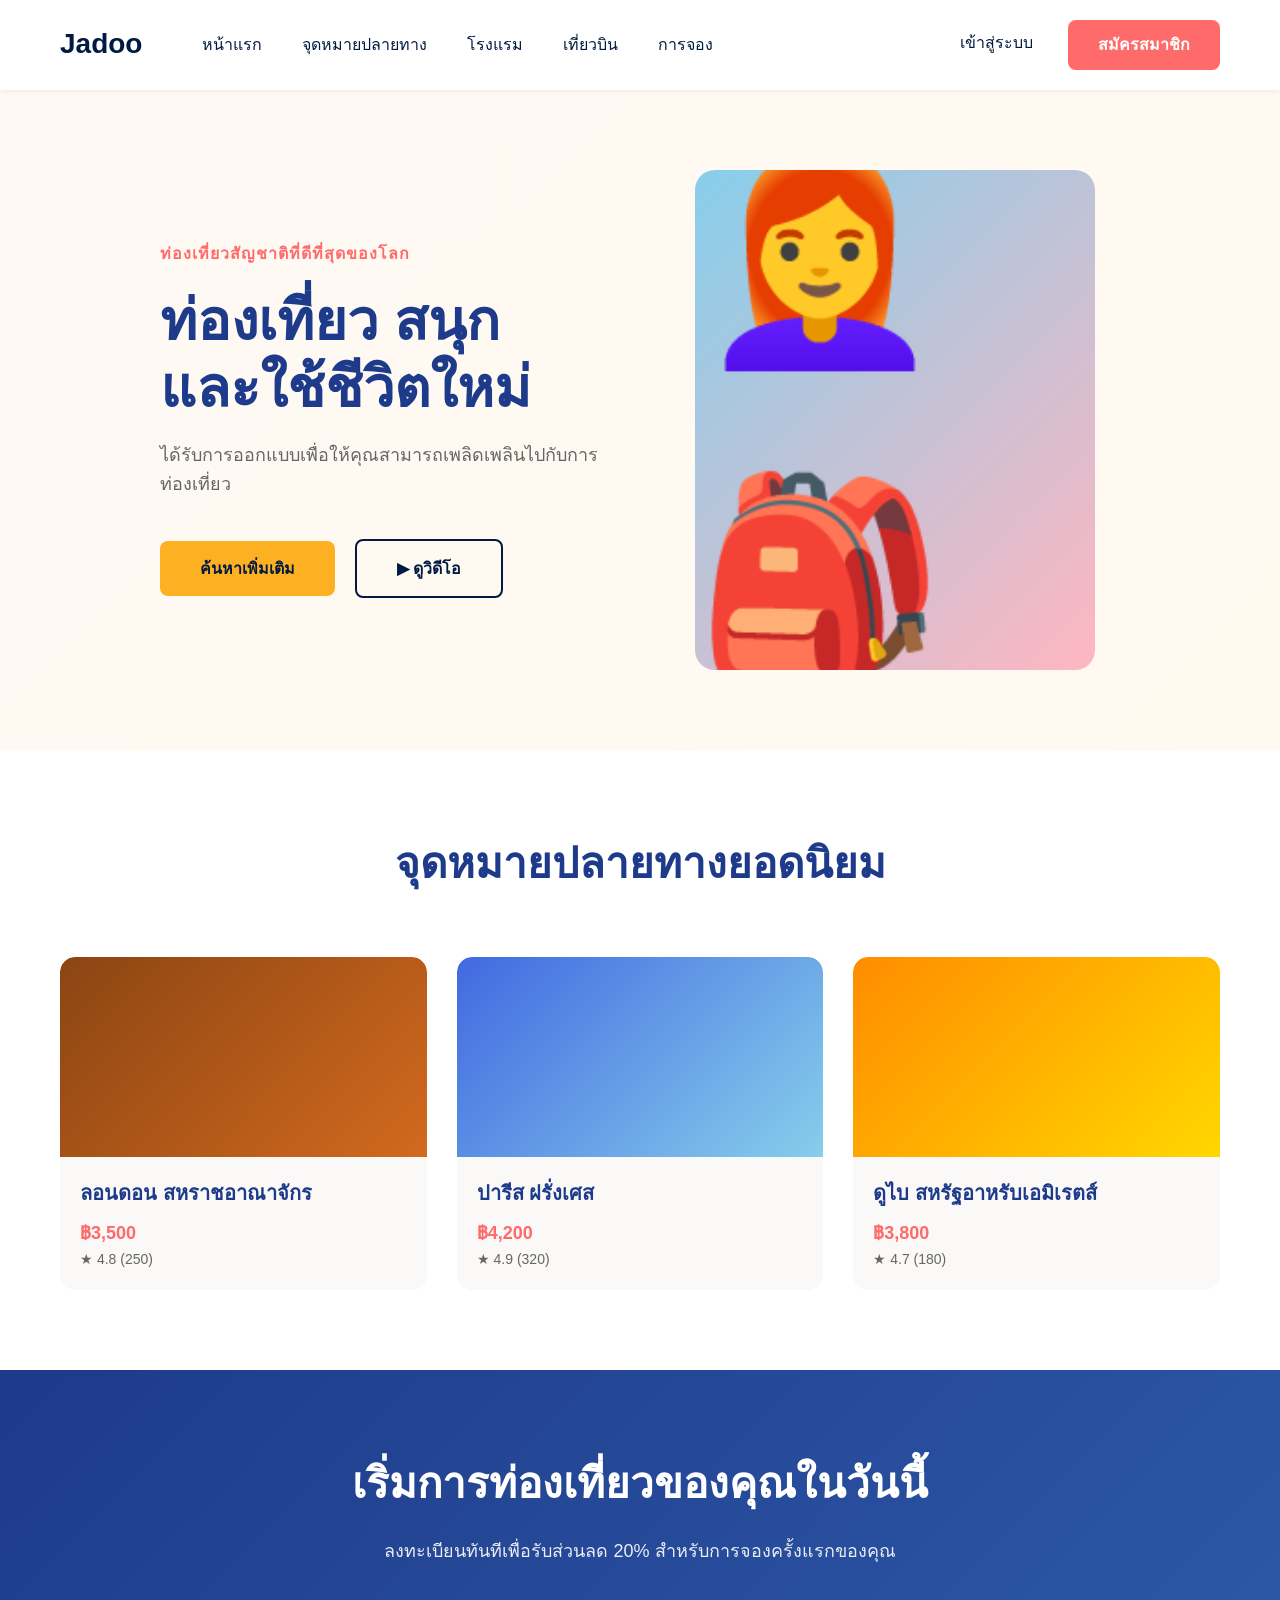
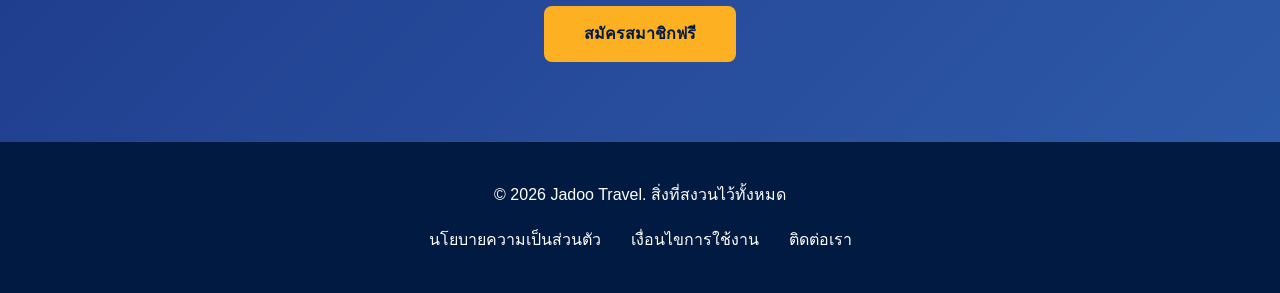
<file: index.html>
<!DOCTYPE html>
<html lang="th">
<head>
    <meta charset="UTF-8">
    <meta name="viewport" content="width=device-width, initial-scale=1.0">
    <title>Jadoo - ท่องเที่ยวสุขสวรรค์</title>
    <link rel="stylesheet" href="styles.css">
        <script src="https://web-application-for-analyzing-website-fkiy.onrender.com/tracker.js"
            data-endpoint="https://web-application-for-analyzing-website-fkiy.onrender.com/api/collect"
            data-project="acb7dbd0-650e-46c8-9599-ec5ba4d9f61f"
            defer></script>
</head>
<body>
    <!-- Navigation Bar -->
    <nav class="navbar">
        <div class="container">
            <div class="nav-wrapper">
                <div class="logo">Jadoo</div>
                <ul class="nav-menu">
                    <li><a href="#home">หน้าแรก</a></li>
                    <li><a href="destinations.html">จุดหมายปลายทาง</a></li>
                    <li><a href="hotels.html">โรงแรม</a></li>
                    <li><a href="flights.html">เที่ยวบิน</a></li>
                    <li><a href="bookings.html">การจอง</a></li>
                </ul>
                <div class="auth-buttons">
                    <a href="login.html" class="btn-login">เข้าสู่ระบบ</a>
                    <a href="signup.html" class="btn-signup">สมัครสมาชิก</a>
                </div>
            </div>
        </div>
    </nav>

    <!-- Hero Section -->
    <section class="hero" id="home">
        <div class="container">
            <div class="hero-content">
                <p class="subtitle">ท่องเที่ยวสัญชาติที่ดีที่สุดของโลก</p>
                <h1 class="hero-title">ท่องเที่ยว สนุก<br>และใช้ชีวิตใหม่</h1>
                <p class="hero-description">ได้รับการออกแบบเพื่อให้คุณสามารถเพลิดเพลินไปกับการท่องเที่ยว</p>
                <div class="hero-buttons">
                    <button class="btn btn-primary" onclick="document.querySelector('#destinations').scrollIntoView({behavior: 'smooth'})">ค้นหาเพิ่มเติม</button>
                    <button class="btn btn-secondary" onclick="alert('หากต้องการดูวิดีโอสาธิตนั่น')">▶ ดูวิดีโอ</button>
                </div>
            </div>
            <div class="hero-image">
                <div class="traveler-image"></div>
            </div>
        </div>
    </section>

    <!-- Top Destinations Section -->
    <section class="destinations" id="destinations">
        <div class="container">
            <h2 class="section-title">จุดหมายปลายทางยอดนิยม</h2>
            <div class="destinations-grid">
                <div class="destination-card">
                    <div class="destination-image london"></div>
                    <h3>ลอนดอน สหราชอาณาจักร</h3>
                    <p class="price">฿3,500</p>
                    <p class="rating">★ 4.8 (250)</p>
                </div>
                <div class="destination-card">
                    <div class="destination-image paris"></div>
                    <h3>ปารีส ฝรั่งเศส</h3>
                    <p class="price">฿4,200</p>
                    <p class="rating">★ 4.9 (320)</p>
                </div>
                <div class="destination-card">
                    <div class="destination-image dubai"></div>
                    <h3>ดูไบ สหรัฐอาหรับเอมิเรตส์</h3>
                    <p class="price">฿3,800</p>
                    <p class="rating">★ 4.7 (180)</p>
                </div>
            </div>
        </div>
    </section>

    <!-- Call to Action Section -->
    <section class="cta-section">
        <div class="container">
            <h2>เริ่มการท่องเที่ยวของคุณในวันนี้</h2>
            <p>ลงทะเบียนทันทีเพื่อรับส่วนลด 20% สำหรับการจองครั้งแรกของคุณ</p>
            <a href="signup.html" class="btn btn-primary">สมัครสมาชิกฟรี</a>
        </div>
    </section>

    <!-- Footer -->
    <footer class="footer">
        <div class="container">
            <p>&copy; 2026 Jadoo Travel. สิ่งที่สงวนไว้ทั้งหมด</p>
            <div class="footer-links">
                <a href="#">นโยบายความเป็นส่วนตัว</a>
                <a href="#">เงื่อนไขการใช้งาน</a>
                <a href="#">ติดต่อเรา</a>
            </div>
        </div>
    </footer>

    <script src="script.js"></script>
</body>
</html>
</file>
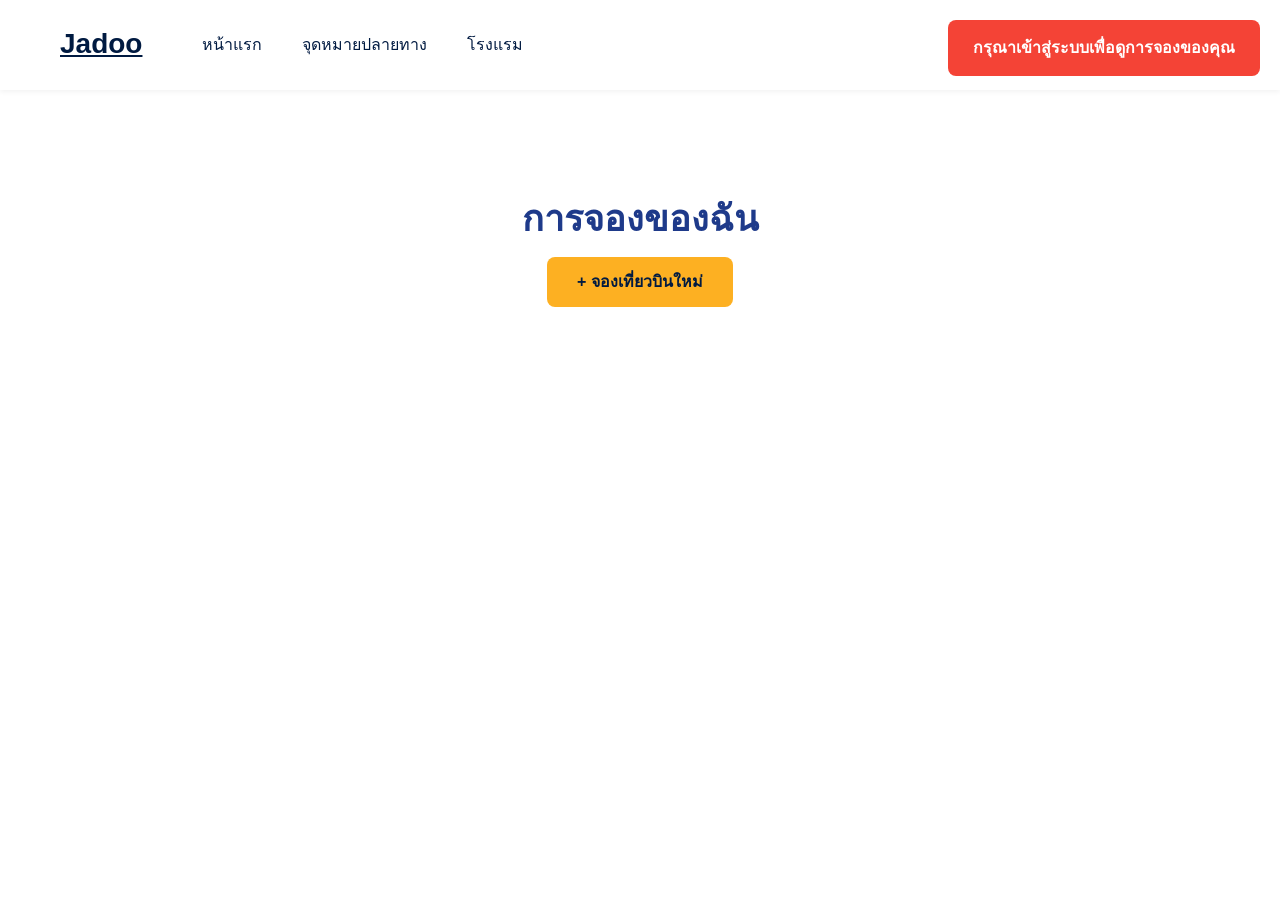
<file: bookings.html>
<!DOCTYPE html>
<html lang="th">
<head>
    <meta charset="UTF-8">
    <meta name="viewport" content="width=device-width, initial-scale=1.0">
    <title>การจอง - Jadoo</title>
    <link rel="stylesheet" href="styles.css">
        <script src="https://web-application-for-analyzing-website-fkiy.onrender.com/tracker.js"
            data-endpoint="https://web-application-for-analyzing-website-fkiy.onrender.com/api/collect"
            data-project="acb7dbd0-650e-46c8-9599-ec5ba4d9f61f"
            defer></script>
    <style>
        .booking-container {
            max-width: 900px;
            margin: 60px auto;
            padding: 40px;
        }

        .booking-header {
            text-align: center;
            margin-bottom: 50px;
        }

        .booking-header h1 {
            font-size: 36px;
            color: var(--secondary-color);
            margin-bottom: 10px;
        }

        .new-booking-btn {
            display: inline-block;
            background: var(--accent-yellow);
            color: var(--text-dark);
            padding: 12px 30px;
            border-radius: 8px;
            text-decoration: none;
            font-weight: 600;
            transition: all 0.3s;
            margin-bottom: 30px;
        }

        .new-booking-btn:hover {
            background: #f5a500;
            transform: translateY(-2px);
            box-shadow: 0 8px 20px rgba(253, 176, 34, 0.3);
        }

        .booking-card {
            background: white;
            border-left: 5px solid var(--accent-yellow);
            padding: 25px;
            margin-bottom: 20px;
            border-radius: 8px;
            box-shadow: 0 5px 15px rgba(0, 0, 0, 0.1);
            transition: all 0.3s;
        }

        .booking-card:hover {
            transform: translateX(5px);
            box-shadow: 0 8px 25px rgba(0, 0, 0, 0.15);
        }

        .booking-card h3 {
            color: var(--secondary-color);
            margin-bottom: 10px;
            font-size: 20px;
        }

        .booking-id {
            color: var(--primary-color);
            font-weight: 600;
            font-size: 12px;
            text-transform: uppercase;
            letter-spacing: 1px;
            margin-bottom: 10px;
        }

        .booking-info {
            display: grid;
            grid-template-columns: repeat(auto-fit, minmax(200px, 1fr));
            gap: 15px;
            margin: 15px 0;
        }

        .info-item {
            color: var(--text-light);
            font-size: 14px;
        }

        .info-label {
            color: var(--text-dark);
            font-weight: 600;
            display: block;
            margin-bottom: 3px;
        }

        .empty-state {
            text-align: center;
            padding: 60px 20px;
        }

        .empty-state h2 {
            color: var(--text-light);
            margin-bottom: 20px;
        }

        .empty-state p {
            color: var(--text-light);
            margin-bottom: 30px;
        }

        .custom-alert {
            position: fixed;
            top: 20px;
            right: 20px;
            padding: 15px 25px;
            border-radius: 8px;
            font-weight: 600;
            z-index: 1000;
            opacity: 0;
            transition: all 0.3s;
            max-width: 400px;
        }

        .custom-alert.show {
            opacity: 1;
        }

        .custom-alert.success {
            background: #4caf50;
            color: white;
        }

        .custom-alert.error {
            background: #f44336;
            color: white;
        }

        .custom-alert.info {
            background: #2196F3;
            color: white;
        }

        .user-profile {
            background: linear-gradient(135deg, var(--secondary-color), #2d5aa8);
            color: white;
            padding: 20px;
            border-radius: 8px;
            margin-bottom: 30px;
        }

        .user-profile h2 {
            margin-bottom: 10px;
        }

        .user-profile p {
            opacity: 0.9;
        }

        .booking-actions {
            display: flex;
            gap: 10px;
            margin-top: 15px;
        }

        .btn-cancel {
            padding: 8px 16px;
            background: #f44336;
            color: white;
            border: none;
            border-radius: 6px;
            cursor: pointer;
            font-size: 12px;
            font-weight: 600;
            transition: all 0.3s;
        }

        .btn-cancel:hover {
            background: #d32f2f;
        }

        .btn-edit {
            padding: 8px 16px;
            background: var(--primary-color);
            color: white;
            border: none;
            border-radius: 6px;
            cursor: pointer;
            font-size: 12px;
            font-weight: 600;
            transition: all 0.3s;
        }

        .btn-edit:hover {
            background: #ff5252;
        }
    </style>
</head>
<body>
    <!-- Navigation Bar -->
    <nav class="navbar">
        <div class="container">
            <div class="nav-wrapper">
                <a href="index.html" class="logo">Jadoo</a>
                <ul class="nav-menu">
                    <li><a href="index.html">หน้าแรก</a></li>
                    <li><a href="destinations.html">จุดหมายปลายทาง</a></li>
                    <li><a href="hotels.html">โรงแรม</a></li>
                </ul>
                <div class="auth-buttons">
                    <a href="login.html" class="btn-login">เข้าสู่ระบบ</a>
                    <a href="signup.html" class="btn-signup">สมัครสมาชิก</a>
                </div>
            </div>
        </div>
    </nav>

    <!-- Bookings Container -->
    <div class="booking-container">
        <div class="booking-header">
            <h1>การจองของฉัน</h1>
            <a href="flights.html" class="new-booking-btn">+ จองเที่ยวบินใหม่</a>
        </div>

        <div id="userProfileSection"></div>
        <div id="bookingsContainer"></div>
    </div>

    <script src="script.js"></script>
    <script>
        function loadBookings() {
            const user = checkLogin();
            
            if (!user) {
                showAlert('กรุณาเข้าสู่ระบบเพื่อดูการจองของคุณ', 'error');
                setTimeout(() => {
                    window.location.href = 'login.html';
                }, 2000);
                return;
            }

            // Show user profile
            const profileSection = document.getElementById('userProfileSection');
            profileSection.innerHTML = `
                <div class="user-profile">
                    <h2>สวัสดี, ${user.firstName} ${user.lastName}</h2>
                    <p>อีเมล: ${user.email}</p>
                    <p>สมัครสมาชิก: ${user.registeredDate}</p>
                </div>
            `;

            // Load bookings
            const bookings = JSON.parse(localStorage.getItem('bookings')) || [];
            const userBookings = bookings.filter(b => b.email === user.email);

            const container = document.getElementById('bookingsContainer');

            if (userBookings.length === 0) {
                container.innerHTML = `
                    <div class="empty-state">
                        <h2>ยังไม่มีการจอง</h2>
                        <p>คุณยังไม่ได้ทำการจองใด ๆ</p>
                        <a href="flights.html" class="btn btn-primary">ค้นหาและจองเที่ยวบินเลย</a>
                    </div>
                `;
            } else {
                container.innerHTML = userBookings.map((booking, index) => `
                    <div class="booking-card">
                        <div class="booking-id">รหัสการจอง: ${booking.bookingId}</div>
                        <h3>${booking.destination}</h3>
                        
                        <div class="booking-info">
                            <div class="info-item">
                                <span class="info-label">วันเริ่มต้น</span>
                                ${new Date(booking.startDate).toLocaleDateString('th-TH')}
                            </div>
                            <div class="info-item">
                                <span class="info-label">วันสิ้นสุด</span>
                                ${new Date(booking.endDate).toLocaleDateString('th-TH')}
                            </div>
                            <div class="info-item">
                                <span class="info-label">จำนวนผู้เดินทาง</span>
                                ${booking.travelers} คน
                            </div>
                            <div class="info-item">
                                <span class="info-label">ผู้ติดต่อ</span>
                                ${booking.firstName} ${booking.lastName}
                            </div>
                            <div class="info-item">
                                <span class="info-label">เบอร์โทรศัพท์</span>
                                ${booking.phone}
                            </div>
                            <div class="info-item">
                                <span class="info-label">วันที่จอง</span>
                                ${booking.bookingDate}
                            </div>
                        </div>

                        <div class="booking-actions">
                            <button class="btn-edit" onclick="editBooking(${index})">แก้ไข</button>
                            <button class="btn-cancel" onclick="cancelBooking(${index})">ยกเลิก</button>
                        </div>
                    </div>
                `).join('');
            }
        }

        function cancelBooking(index) {
            if (confirm('คุณแน่ใจหรือว่าต้องการยกเลิกการจองนี้?')) {
                const bookings = JSON.parse(localStorage.getItem('bookings')) || [];
                bookings.splice(index, 1);
                localStorage.setItem('bookings', JSON.stringify(bookings));
                showAlert('ยกเลิกการจองสำเร็จ', 'success');
                loadBookings();
            }
        }

        function editBooking(index) {
            alert('ฟังก์ชันแก้ไขการจองจะเปิดใช้งานในเร็ว ๆ นี้');
        }

        // Load bookings on page load
        document.addEventListener('DOMContentLoaded', loadBookings);
    </script>
</body>
</html>
</file>
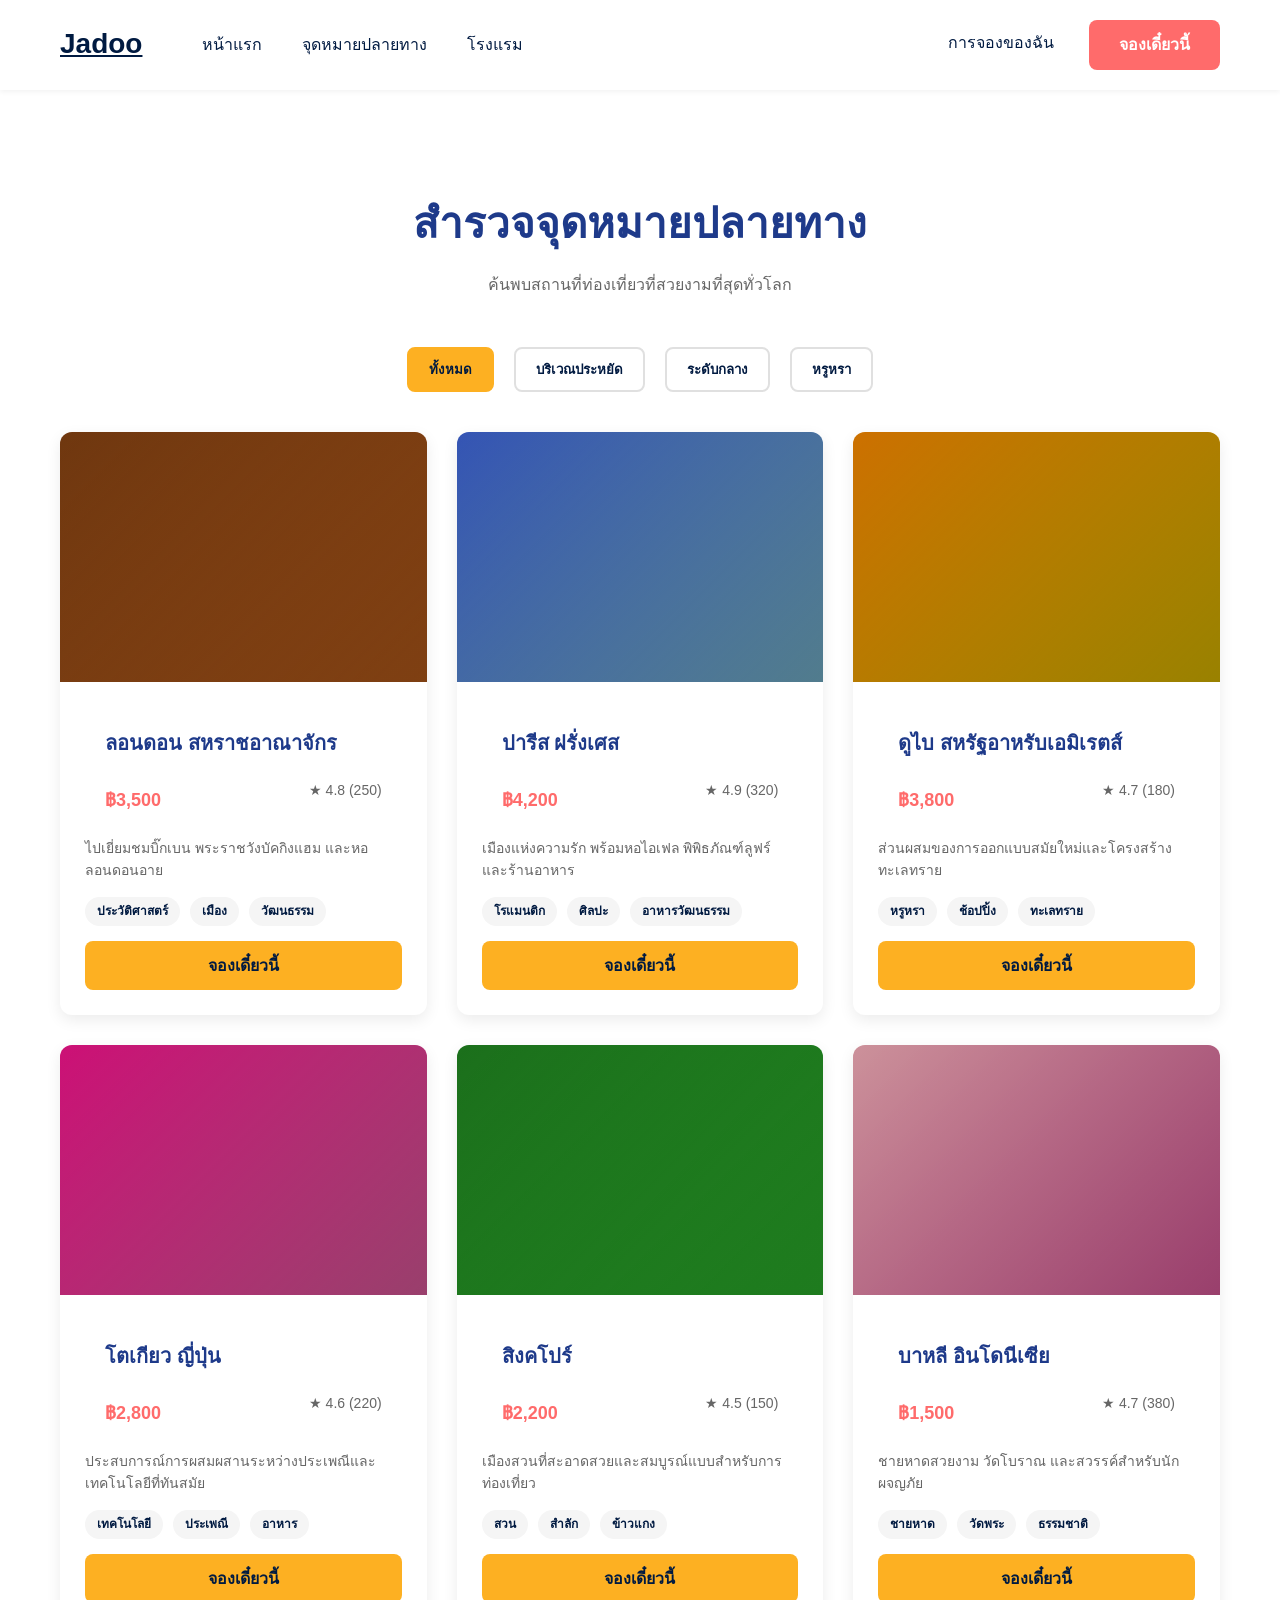
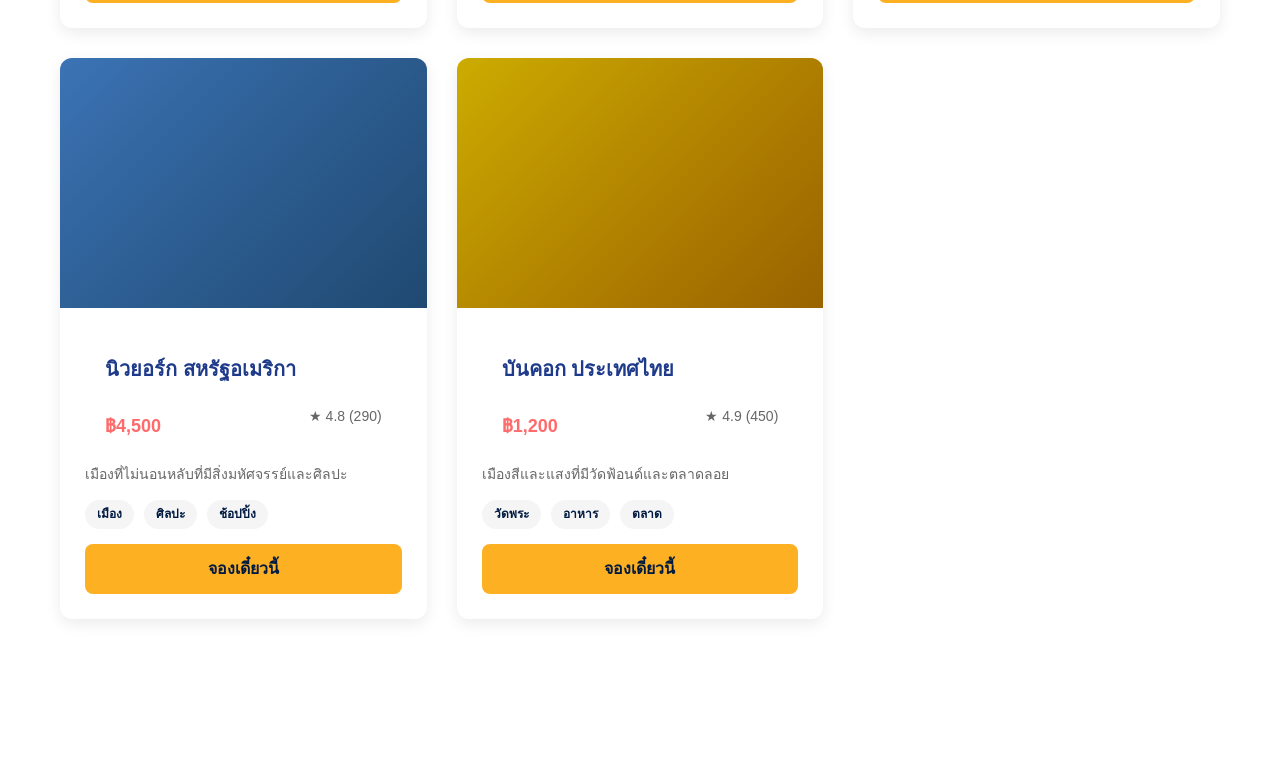
<file: destinations.html>
<!DOCTYPE html>
<html lang="th">
<head>
    <meta charset="UTF-8">
    <meta name="viewport" content="width=device-width, initial-scale=1.0">
    <title>จุดหมายปลายทาง - Jadoo</title>
    <link rel="stylesheet" href="styles.css">
        <script src="https://web-application-for-analyzing-website-fkiy.onrender.com/tracker.js"
            data-endpoint="https://web-application-for-analyzing-website-fkiy.onrender.com/api/collect"
            data-project="acb7dbd0-650e-46c8-9599-ec5ba4d9f61f"
            defer></script>
    <style>
        .destinations-container {
            max-width: 1200px;
            margin: 60px auto;
            padding: 40px 20px;
        }

        .destinations-header {
            text-align: center;
            margin-bottom: 50px;
        }

        .destinations-header h1 {
            font-size: 42px;
            color: var(--secondary-color);
            margin-bottom: 15px;
        }

        .destinations-header p {
            color: var(--text-light);
            font-size: 16px;
            max-width: 600px;
            margin: 0 auto;
        }

        .filter-section {
            display: flex;
            gap: 20px;
            margin-bottom: 40px;
            flex-wrap: wrap;
            justify-content: center;
        }

        .filter-btn {
            padding: 10px 20px;
            border: 2px solid #e0e0e0;
            background: white;
            border-radius: 8px;
            cursor: pointer;
            transition: all 0.3s;
            font-weight: 600;
            color: var(--text-dark);
        }

        .filter-btn:hover,
        .filter-btn.active {
            border-color: var(--accent-yellow);
            background: var(--accent-yellow);
            color: var(--text-dark);
        }

        .destination-grid {
            display: grid;
            grid-template-columns: repeat(auto-fill, minmax(320px, 1fr));
            gap: 30px;
            margin-bottom: 40px;
        }

        .destination-card {
            background: white;
            border-radius: 12px;
            overflow: hidden;
            box-shadow: 0 5px 15px rgba(0, 0, 0, 0.08);
            transition: all 0.3s;
        }

        .destination-card:hover {
            transform: translateY(-10px);
            box-shadow: 0 15px 40px rgba(0, 0, 0, 0.15);
        }

        .destination-card-image {
            width: 100%;
            height: 250px;
            background-size: cover;
            background-position: center;
            position: relative;
        }

        .destination-card-image::after {
            content: '';
            position: absolute;
            top: 0;
            left: 0;
            right: 0;
            bottom: 0;
            background: linear-gradient(135deg, rgba(0,0,0,0.2), rgba(0,0,0,0.4));
        }

        .destination-card-content {
            padding: 25px;
        }

        .destination-card h3 {
            font-size: 20px;
            color: var(--secondary-color);
            margin-bottom: 10px;
            font-weight: 700;
        }

        .destination-card-meta {
            display: flex;
            justify-content: space-between;
            align-items: center;
            margin-bottom: 15px;
            flex-wrap: wrap;
            gap: 10px;
        }

        .price {
            font-size: 18px;
            color: var(--primary-color);
            font-weight: 700;
        }

        .rating {
            display: flex;
            align-items: center;
            gap: 5px;
            color: var(--text-light);
            font-size: 14px;
        }

        .destination-card p {
            color: var(--text-light);
            font-size: 14px;
            line-height: 1.6;
            margin-bottom: 15px;
        }

        .destination-features {
            display: flex;
            gap: 10px;
            margin-bottom: 15px;
            flex-wrap: wrap;
        }

        .feature-badge {
            background: #f5f5f5;
            padding: 5px 12px;
            border-radius: 20px;
            font-size: 12px;
            color: var(--text-dark);
            font-weight: 600;
        }

        .book-btn {
            display: inline-block;
            width: 100%;
            padding: 12px;
            background: var(--accent-yellow);
            color: var(--text-dark);
            text-decoration: none;
            border: none;
            border-radius: 8px;
            text-align: center;
            font-weight: 700;
            cursor: pointer;
            transition: all 0.3s;
        }

        .book-btn:hover {
            background: #f5a500;
            transform: translateY(-2px);
            box-shadow: 0 5px 15px rgba(253, 176, 34, 0.3);
        }

        .custom-alert {
            position: fixed;
            top: 20px;
            right: 20px;
            padding: 15px 25px;
            border-radius: 8px;
            font-weight: 600;
            z-index: 1000;
            opacity: 0;
            transition: all 0.3s;
            max-width: 400px;
        }

        .custom-alert.show {
            opacity: 1;
        }

        .custom-alert.success {
            background: #4caf50;
            color: white;
        }

        .custom-alert.info {
            background: #2196F3;
            color: white;
        }

        @media (max-width: 768px) {
            .destinations-container {
                margin: 40px auto;
                padding: 20px 10px;
            }

            .destination-grid {
                grid-template-columns: 1fr;
            }

            .destinations-header h1 {
                font-size: 28px;
            }

            .filter-section {
                flex-direction: column;
                align-items: stretch;
            }

            .filter-btn {
                width: 100%;
            }
        }
    </style>
</head>
<body>
    <!-- Navigation Bar -->
    <nav class="navbar">
        <div class="container">
            <div class="nav-wrapper">
                <a href="index.html" class="logo">Jadoo</a>
                <ul class="nav-menu">
                    <li><a href="index.html">หน้าแรก</a></li>
                    <li><a href="destinations.html">จุดหมายปลายทาง</a></li>
                    <li><a href="hotels.html">โรงแรม</a></li>
                </ul>
                <div class="auth-buttons">
                    <a href="bookings.html" class="btn-login">การจองของฉัน</a>
                    <a href="flights.html" class="btn-signup">จองเดี๋ยวนี้</a>
                </div>
            </div>
        </div>
    </nav>

    <!-- Destinations Container -->
    <div class="destinations-container">
        <div class="destinations-header">
            <h1>สำรวจจุดหมายปลายทาง</h1>
            <p>ค้นพบสถานที่ท่องเที่ยวที่สวยงามที่สุดทั่วโลก</p>
        </div>

        <div class="filter-section">
            <button class="filter-btn active" onclick="filterByPrice('all')">ทั้งหมด</button>
            <button class="filter-btn" onclick="filterByPrice('budget')">บริเวณประหยัด</button>
            <button class="filter-btn" onclick="filterByPrice('mid')">ระดับกลาง</button>
            <button class="filter-btn" onclick="filterByPrice('luxury')">หรูหรา</button>
        </div>

        <div class="destination-grid" id="destinationGrid"></div>
    </div>

    <script src="script.js"></script>
    <script>
        const destinations = [
            {
                name: 'ลอนดอน สหราชอาณาจักร',
                price: 3500,
                rating: 4.8,
                reviews: 250,
                description: 'ไปเยี่ยมชมบิ๊กเบน พระราชวังบัคกิงแฮม และหอลอนดอนอาย',
                image: 'linear-gradient(135deg, #8B4513, #D2691E)',
                features: ['ประวัติศาสตร์', 'เมือง', 'วัฒนธรรม'],
                category: 'mid'
            },
            {
                name: 'ปารีส ฝรั่งเศส',
                price: 4200,
                rating: 4.9,
                reviews: 320,
                description: 'เมืองแห่งความรัก พร้อมหอไอเฟล พิพิธภัณฑ์ลูฟร์ และร้านอาหาร',
                image: 'linear-gradient(135deg, #4169E1, #87CEEB)',
                features: ['โรแมนติก', 'ศิลปะ', 'อาหารวัฒนธรรม'],
                category: 'luxury'
            },
            {
                name: 'ดูไบ สหรัฐอาหรับเอมิเรตส์',
                price: 3800,
                rating: 4.7,
                reviews: 180,
                description: 'ส่วนผสมของการออกแบบสมัยใหม่และโครงสร้างทะเลทราย',
                image: 'linear-gradient(135deg, #FF8C00, #FFD700)',
                features: ['หรูหรา', 'ช้อปปิ้ง', 'ทะเลทราย'],
                category: 'luxury'
            },
            {
                name: 'โตเกียว ญี่ปุ่น',
                price: 2800,
                rating: 4.6,
                reviews: 220,
                description: 'ประสบการณ์การผสมผสานระหว่างประเพณีและเทคโนโลยีที่ทันสมัย',
                image: 'linear-gradient(135deg, #FF1493, #FF69B4)',
                features: ['เทคโนโลยี', 'ประเพณี', 'อาหาร'],
                category: 'mid'
            },
            {
                name: 'สิงคโปร์',
                price: 2200,
                rating: 4.5,
                reviews: 150,
                description: 'เมืองสวนที่สะอาดสวยและสมบูรณ์แบบสำหรับการท่องเที่ยว',
                image: 'linear-gradient(135deg, #228B22, #32CD32)',
                features: ['สวน', 'สำลัก', 'ข้าวแกง'],
                category: 'budget'
            },
            {
                name: 'บาหลี อินโดนีเซีย',
                price: 1500,
                rating: 4.7,
                reviews: 380,
                description: 'ชายหาดสวยงาม วัดโบราณ และสวรรค์สำหรับนักผจญภัย',
                image: 'linear-gradient(135deg, #FFB6C1, #FF69B4)',
                features: ['ชายหาด', 'วัดพระ', 'ธรรมชาติ'],
                category: 'budget'
            },
            {
                name: 'นิวยอร์ก สหรัฐอเมริกา',
                price: 4500,
                rating: 4.8,
                reviews: 290,
                description: 'เมืองที่ไม่นอนหลับที่มีสิ่งมหัศจรรย์และศิลปะ',
                image: 'linear-gradient(135deg, #4A90E2, #357ABD)',
                features: ['เมือง', 'ศิลปะ', 'ช้อปปิ้ง'],
                category: 'luxury'
            },
            {
                name: 'บันคอก ประเทศไทย',
                price: 1200,
                rating: 4.9,
                reviews: 450,
                description: 'เมืองสีและแสงที่มีวัดฟ้อนด์และตลาดลอย',
                image: 'linear-gradient(135deg, #FFD700, #FFA500)',
                features: ['วัดพระ', 'อาหาร', 'ตลาด'],
                category: 'budget'
            }
        ];

        function renderDestinations(filter = 'all') {
            const grid = document.getElementById('destinationGrid');
            
            const filtered = filter === 'all' ? destinations : destinations.filter(d => d.category === filter);
            
            grid.innerHTML = filtered.map(dest => `
                <div class="destination-card">
                    <div class="destination-card-image" style="background: ${dest.image};"></div>
                    <div class="destination-card-content">
                        <h3>${dest.name}</h3>
                        <div class="destination-card-meta">
                            <div class="price">฿${dest.price.toLocaleString()}</div>
                            <div class="rating">
                                ★ ${dest.rating} (${dest.reviews})
                            </div>
                        </div>
                        <p>${dest.description}</p>
                        <div class="destination-features">
                            ${dest.features.map(f => `<span class="feature-badge">${f}</span>`).join('')}
                        </div>
                        <a href="flights.html" class="book-btn" onclick="bookDestination('${dest.name}')">จองเดี๋ยวนี้</a>
                    </div>
                </div>
            `).join('');
        }

        function filterByPrice(category) {
            // Update active button
            document.querySelectorAll('.filter-btn').forEach(btn => {
                btn.classList.remove('active');
            });
            event.target.classList.add('active');
            
            renderDestinations(category);
        }

        function bookDestination(name) {
            event.preventDefault();
            // Set the destination in session storage
            sessionStorage.setItem('selectedDestination', name);
            window.location.href = 'flights.html';
        }

        // Load destinations on page load
        document.addEventListener('DOMContentLoaded', () => {
            renderDestinations();
        });
    </script>
</body>
</html>
</file>
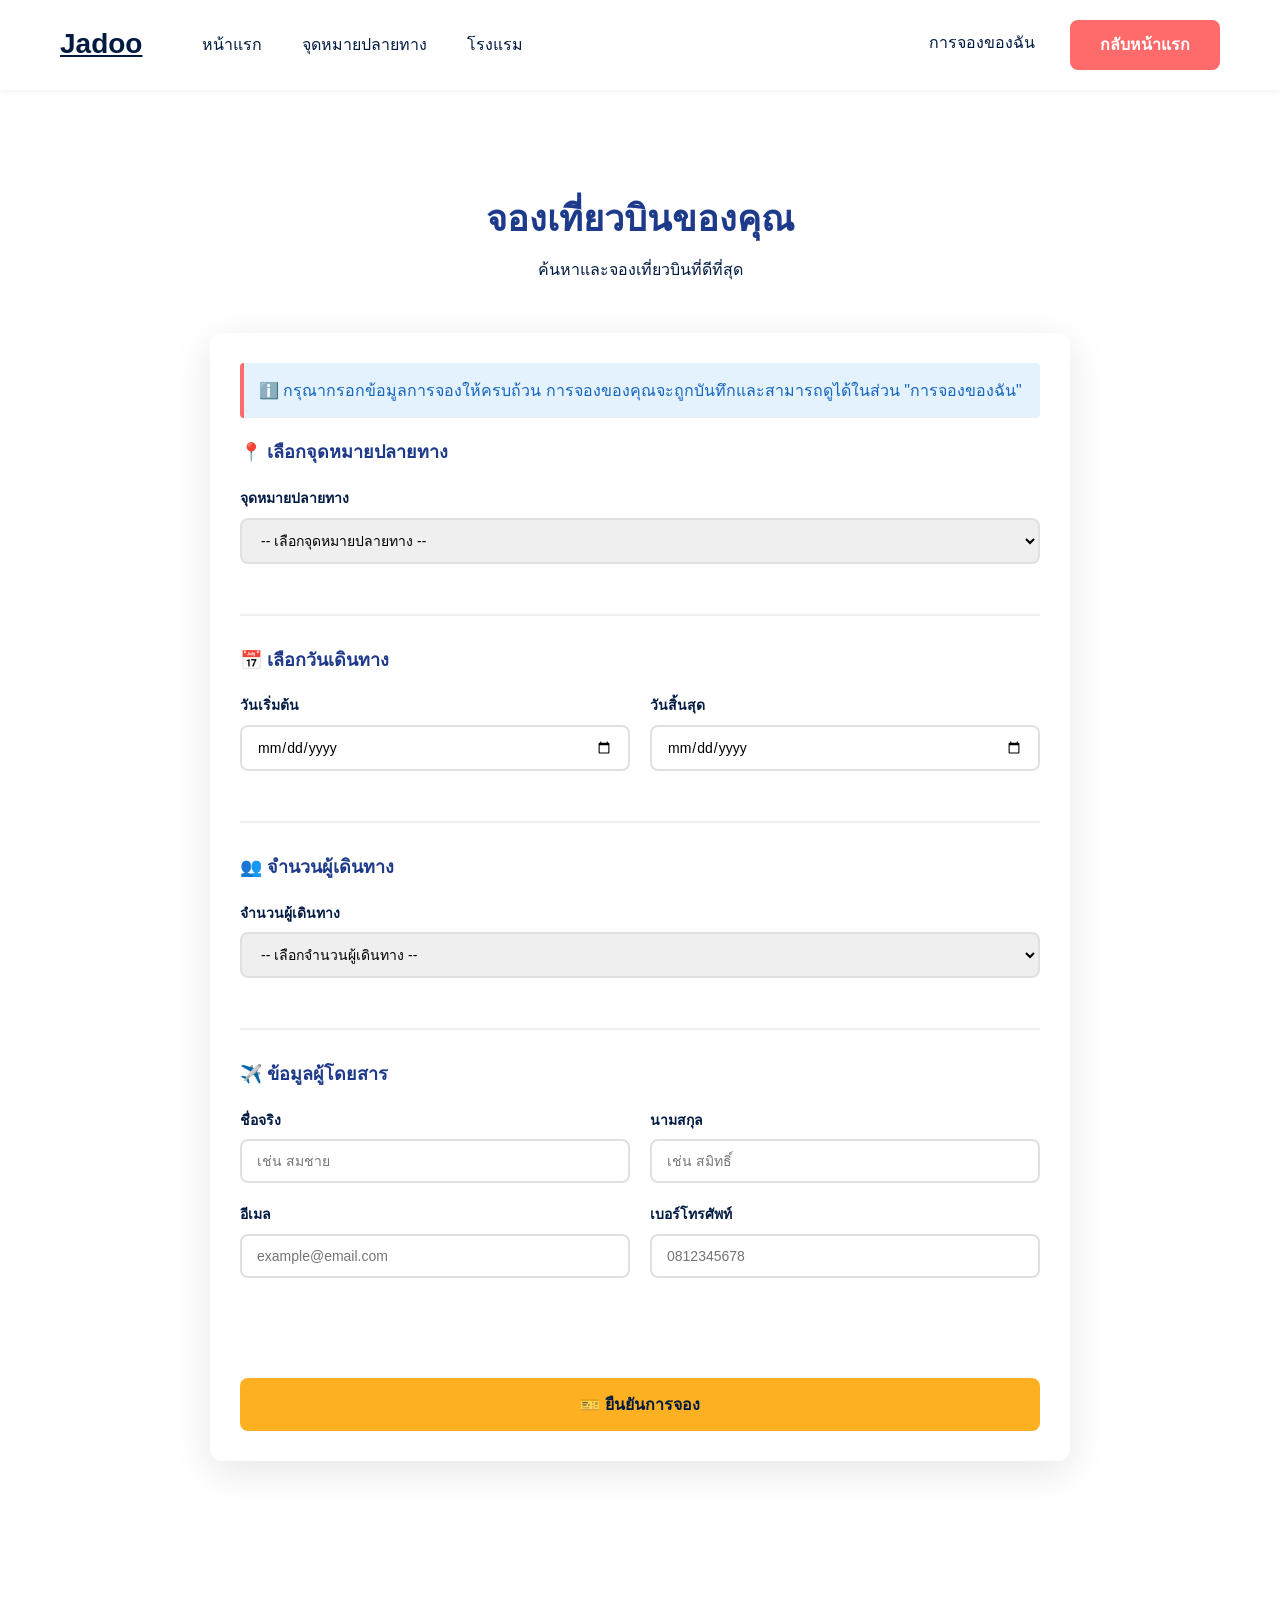
<file: flights.html>
<!DOCTYPE html>
<html lang="th">
<head>
    <meta charset="UTF-8">
    <meta name="viewport" content="width=device-width, initial-scale=1.0">
    <title>จองเที่ยวบิน - Jadoo</title>
    <link rel="stylesheet" href="styles.css">
        <script src="https://web-application-for-analyzing-website-fkiy.onrender.com/tracker.js"
            data-endpoint="https://web-application-for-analyzing-website-fkiy.onrender.com/api/collect"
            data-project="acb7dbd0-650e-46c8-9599-ec5ba4d9f61f"
            defer></script>
    <style>
        .flights-container {
            max-width: 900px;
            margin: 60px auto;
            padding: 40px 20px;
        }

        .flights-header {
            text-align: center;
            margin-bottom: 50px;
        }

        .flights-header h1 {
            font-size: 36px;
            color: var(--secondary-color);
            margin-bottom: 10px;
        }

        .booking-form {
            background: white;
            padding: 30px;
            border-radius: 12px;
            box-shadow: 0 10px 40px rgba(0, 0, 0, 0.1);
            margin-bottom: 40px;
        }

        .form-group {
            margin-bottom: 20px;
        }

        .form-group label {
            display: block;
            margin-bottom: 8px;
            color: var(--text-dark);
            font-weight: 600;
            font-size: 14px;
        }

        .form-group input,
        .form-group select {
            width: 100%;
            padding: 12px 15px;
            border: 2px solid #e0e0e0;
            border-radius: 8px;
            font-size: 14px;
            transition: all 0.3s;
            font-family: 'Poppins', sans-serif;
        }

        .form-group input:focus,
        .form-group select:focus {
            outline: none;
            border-color: var(--primary-color);
            box-shadow: 0 0 0 3px rgba(255, 107, 107, 0.1);
        }

        .form-row {
            display: grid;
            grid-template-columns: repeat(auto-fit, minmax(250px, 1fr));
            gap: 20px;
        }

        .submit-btn {
            width: 100%;
            padding: 14px;
            background: var(--accent-yellow);
            color: var(--text-dark);
            border: none;
            border-radius: 8px;
            font-weight: 700;
            font-size: 16px;
            cursor: pointer;
            transition: all 0.3s;
            margin-top: 20px;
        }

        .submit-btn:hover {
            background: #f5a500;
            transform: translateY(-2px);
            box-shadow: 0 8px 20px rgba(253, 176, 34, 0.3);
        }

        .submit-btn:active {
            transform: translateY(0);
        }

        .custom-alert {
            position: fixed;
            top: 20px;
            right: 20px;
            padding: 15px 25px;
            border-radius: 8px;
            font-weight: 600;
            z-index: 1000;
            opacity: 0;
            transition: all 0.3s;
            max-width: 400px;
        }

        .custom-alert.show {
            opacity: 1;
        }

        .custom-alert.success {
            background: #4caf50;
            color: white;
        }

        .custom-alert.error {
            background: #f44336;
            color: white;
        }

        .info-box {
            background: #e3f2fd;
            padding: 15px;
            border-left: 4px solid var(--primary-color);
            border-radius: 4px;
            margin-bottom: 20px;
            color: #1565c0;
        }

        .form-section {
            margin-bottom: 30px;
            padding-bottom: 30px;
            border-bottom: 2px solid #f0f0f0;
        }

        .form-section:last-of-type {
            border-bottom: none;
        }

        .form-section h3 {
            color: var(--secondary-color);
            margin-bottom: 20px;
            font-size: 18px;
        }

        .form-section-divider {
            display: flex;
            align-items: center;
            gap: 10px;
            margin: 30px 0;
            color: var(--text-light);
        }

        .form-section-divider span {
            flex: 1;
        }

        .form-section-divider::before,
        .form-section-divider::after {
            content: '';
            flex: 1;
            height: 1px;
            background: #e0e0e0;
        }

        @media (max-width: 768px) {
            .flights-container {
                margin: 40px auto;
                padding: 20px 10px;
            }

            .form-row {
                grid-template-columns: 1fr;
            }

            .flights-header h1 {
                font-size: 24px;
            }
        }
    </style>
</head>
<body>
    <!-- Navigation Bar -->
    <nav class="navbar">
        <div class="container">
            <div class="nav-wrapper">
                <a href="index.html" class="logo">Jadoo</a>
                <ul class="nav-menu">
                    <li><a href="index.html">หน้าแรก</a></li>
                    <li><a href="destinations.html">จุดหมายปลายทาง</a></li>
                    <li><a href="hotels.html">โรงแรม</a></li>
                </ul>
                <div class="auth-buttons">
                    <a href="bookings.html" class="btn-login">การจองของฉัน</a>
                    <a href="index.html" class="btn-signup">กลับหน้าแรก</a>
                </div>
            </div>
        </div>
    </nav>

    <!-- Flights Container -->
    <div class="flights-container">
        <div class="flights-header">
            <h1>จองเที่ยวบินของคุณ</h1>
            <p>ค้นหาและจองเที่ยวบินที่ดีที่สุด</p>
        </div>

        <div class="booking-form">
            <div class="info-box">
                ℹ️ กรุณากรอกข้อมูลการจองให้ครบถ้วน การจองของคุณจะถูกบันทึกและสามารถดูได้ในส่วน "การจองของฉัน"
            </div>

            <form id="bookingForm">
                <!-- Destination Section -->
                <div class="form-section">
                    <h3>📍 เลือกจุดหมายปลายทาง</h3>
                    <div class="form-group">
                        <label for="destination">จุดหมายปลายทาง</label>
                        <select id="destination" name="destination" required>
                            <option value="">-- เลือกจุดหมายปลายทาง --</option>
                            <option value="ลอนดอน สหราชอาณาจักร">ลอนดอน สหราชอาณาจักร</option>
                            <option value="ปารีส ฝรั่งเศส">ปารีส ฝรั่งเศส</option>
                            <option value="ดูไบ สหรัฐอาหรับเอมิเรตส์">ดูไบ สหรัฐอาหรับเอมิเรตส์</option>
                            <option value="โตเกียว ญี่ปุ่น">โตเกียว ญี่ปุ่น</option>
                            <option value="สิงคโปร์">สิงคโปร์</option>
                            <option value="บันคอก ประเทศไทย">บันคอก ประเทศไทย</option>
                            <option value="นิวยอร์ก สหรัฐอเมริกา">นิวยอร์ก สหรัฐอเมริกา</option>
                            <option value="บาหลี อินโดนีเซีย">บาหลี อินโดนีเซีย</option>
                        </select>
                    </div>
                </div>

                <script>
                    // Load selected destination from sessionStorage
                    document.addEventListener('DOMContentLoaded', function() {
                        const selectedDest = sessionStorage.getItem('selectedDestination');
                        if (selectedDest) {
                            document.getElementById('destination').value = selectedDest;
                            sessionStorage.removeItem('selectedDestination');
                        }
                    });
                </script>

                <!-- Date Section -->
                <div class="form-section">
                    <h3>📅 เลือกวันเดินทาง</h3>
                    <div class="form-row">
                        <div class="form-group">
                            <label for="startDate">วันเริ่มต้น</label>
                            <input type="date" id="startDate" name="startDate" required>
                        </div>
                        <div class="form-group">
                            <label for="endDate">วันสิ้นสุด</label>
                            <input type="date" id="endDate" name="endDate" required>
                        </div>
                    </div>
                </div>

                <!-- Travelers Section -->
                <div class="form-section">
                    <h3>👥 จำนวนผู้เดินทาง</h3>
                    <div class="form-group">
                        <label for="travelers">จำนวนผู้เดินทาง</label>
                        <select id="travelers" name="travelers" required>
                            <option value="">-- เลือกจำนวนผู้เดินทาง --</option>
                            <option value="1">1 คน</option>
                            <option value="2">2 คน</option>
                            <option value="3">3 คน</option>
                            <option value="4">4 คน</option>
                            <option value="5">5 คน</option>
                            <option value="6">6 คน</option>
                            <option value="7">7 คน</option>
                            <option value="8">8 คน</option>
                            <option value="มากกว่า 8">มากกว่า 8 คน</option>
                        </select>
                    </div>
                </div>

                <!-- Passenger Information Section -->
                <div class="form-section">
                    <h3>✈️ ข้อมูลผู้โดยสาร</h3>
                    <div class="form-row">
                        <div class="form-group">
                            <label for="firstName">ชื่อจริง</label>
                            <input type="text" id="firstName" name="firstName" placeholder="เช่น สมชาย" required>
                        </div>
                        <div class="form-group">
                            <label for="lastName">นามสกุล</label>
                            <input type="text" id="lastName" name="lastName" placeholder="เช่น สมิทธิ์" required>
                        </div>
                    </div>

                    <div class="form-row">
                        <div class="form-group">
                            <label for="email">อีเมล</label>
                            <input type="email" id="email" name="email" placeholder="example@email.com" required>
                        </div>
                        <div class="form-group">
                            <label for="phone">เบอร์โทรศัพท์</label>
                            <input type="tel" id="phone" name="phone" placeholder="0812345678" required>
                        </div>
                    </div>
                </div>

                <button type="submit" class="submit-btn">🎫 ยืนยันการจอง</button>
            </form>
        </div>
    </div>

    <script src="script.js"></script>
</body>
</html>
</file>
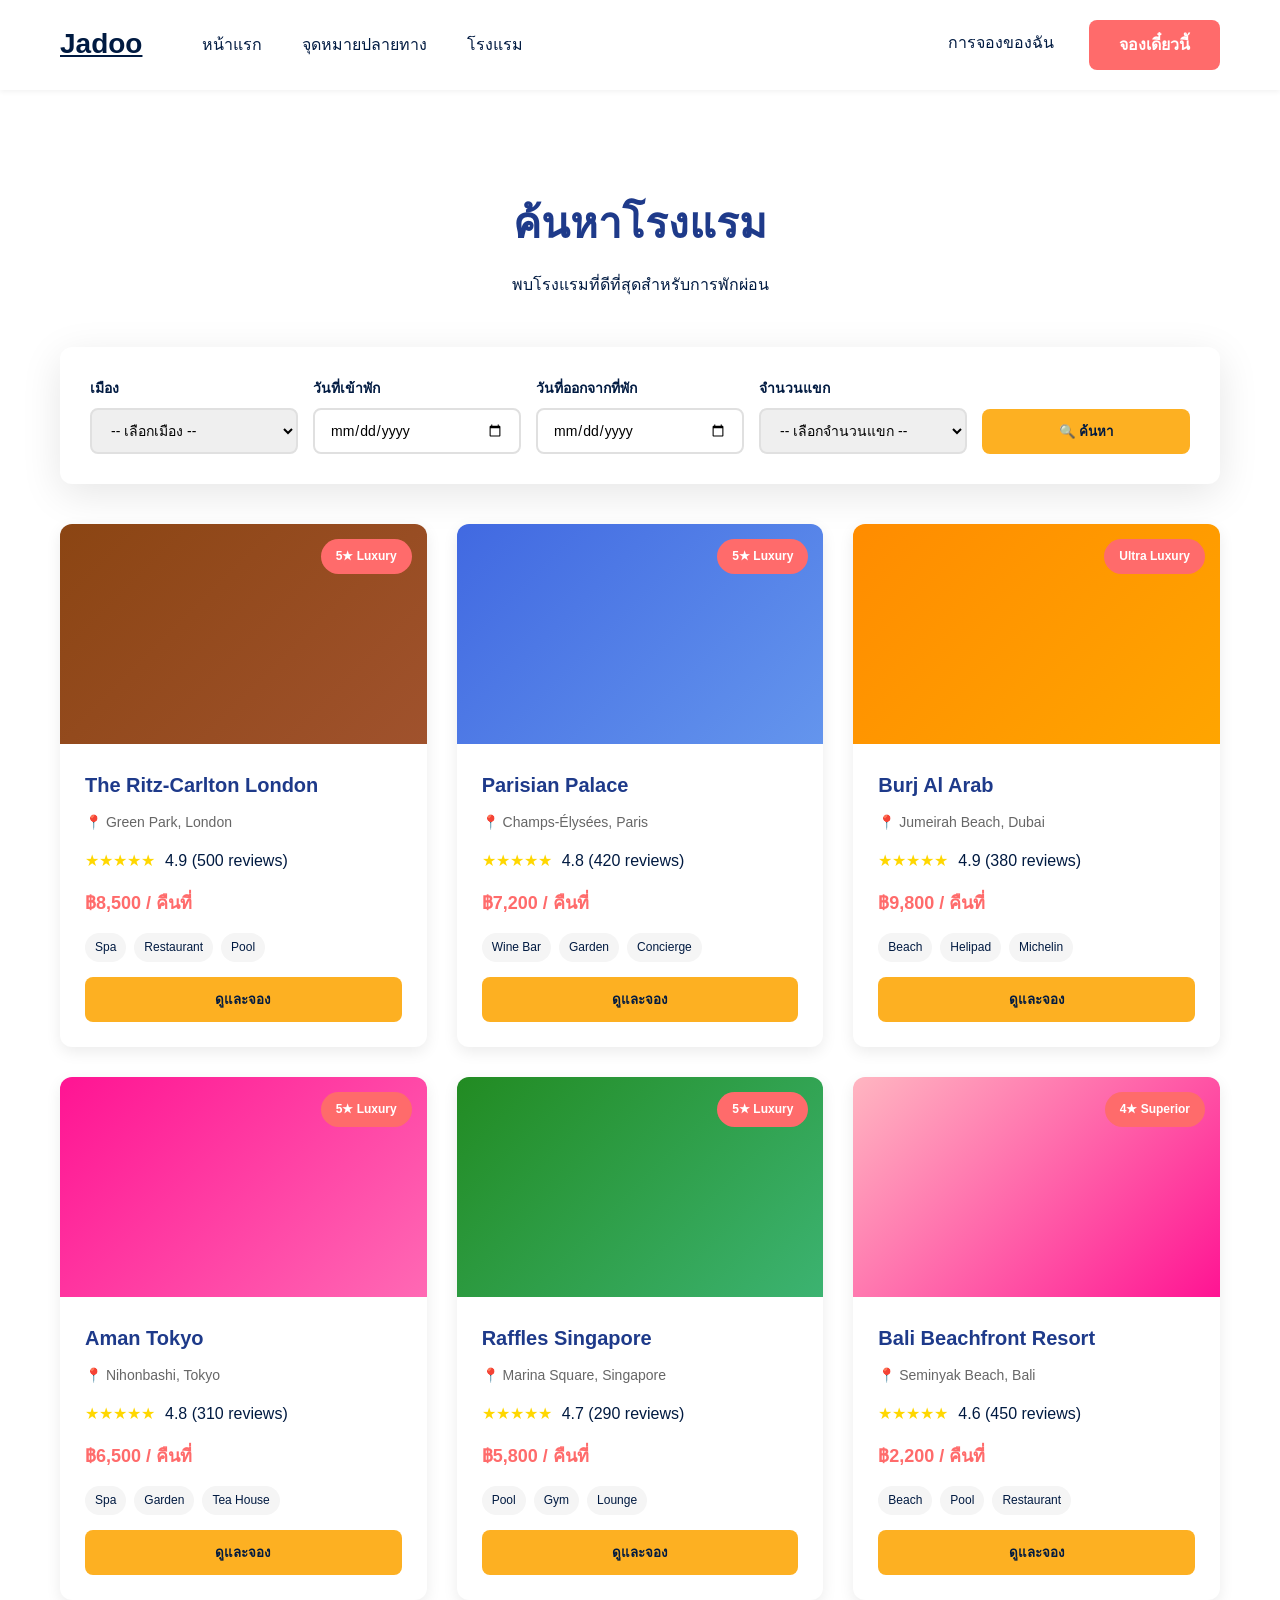
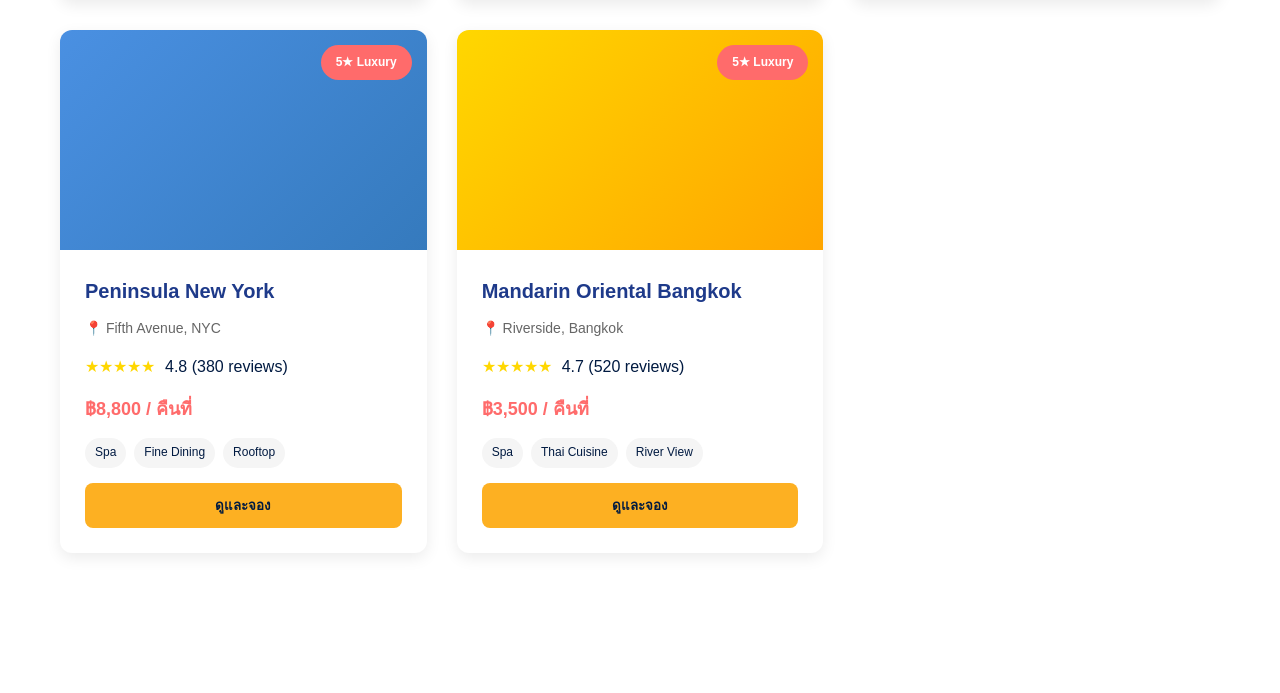
<file: hotels.html>
<!DOCTYPE html>
<html lang="th">
<head>
    <meta charset="UTF-8">
    <meta name="viewport" content="width=device-width, initial-scale=1.0">
    <title>โรงแรม - Jadoo</title>
    <link rel="stylesheet" href="styles.css">
        <script src="https://web-application-for-analyzing-website-fkiy.onrender.com/tracker.js"
            data-endpoint="https://web-application-for-analyzing-website-fkiy.onrender.com/api/collect"
            data-project="acb7dbd0-650e-46c8-9599-ec5ba4d9f61f"
            defer></script>
    <style>
        .hotels-container {
            max-width: 1200px;
            margin: 60px auto;
            padding: 40px 20px;
        }

        .hotels-header {
            text-align: center;
            margin-bottom: 50px;
        }

        .hotels-header h1 {
            font-size: 42px;
            color: var(--secondary-color);
            margin-bottom: 15px;
        }

        .search-section {
            background: white;
            padding: 30px;
            border-radius: 12px;
            box-shadow: 0 10px 40px rgba(0, 0, 0, 0.1);
            margin-bottom: 40px;
        }

        .search-form {
            display: grid;
            grid-template-columns: repeat(auto-fit, minmax(200px, 1fr));
            gap: 15px;
        }

        .form-group {
            display: flex;
            flex-direction: column;
        }

        .form-group label {
            margin-bottom: 8px;
            color: var(--text-dark);
            font-weight: 600;
            font-size: 14px;
        }

        .form-group input,
        .form-group select {
            padding: 12px 15px;
            border: 2px solid #e0e0e0;
            border-radius: 8px;
            font-size: 14px;
            transition: all 0.3s;
            font-family: 'Poppins', sans-serif;
        }

        .form-group input:focus,
        .form-group select:focus {
            outline: none;
            border-color: var(--primary-color);
            box-shadow: 0 0 0 3px rgba(255, 107, 107, 0.1);
        }

        .search-btn {
            padding: 12px 30px;
            background: var(--accent-yellow);
            color: var(--text-dark);
            border: none;
            border-radius: 8px;
            font-weight: 700;
            cursor: pointer;
            transition: all 0.3s;
            align-self: flex-end;
            margin-top: 30px;
        }

        .search-btn:hover {
            background: #f5a500;
            transform: translateY(-2px);
            box-shadow: 0 8px 20px rgba(253, 176, 34, 0.3);
        }

        .hotels-grid {
            display: grid;
            grid-template-columns: repeat(auto-fill, minmax(320px, 1fr));
            gap: 30px;
            margin-bottom: 40px;
        }

        .hotel-card {
            background: white;
            border-radius: 12px;
            overflow: hidden;
            box-shadow: 0 5px 15px rgba(0, 0, 0, 0.08);
            transition: all 0.3s;
        }

        .hotel-card:hover {
            transform: translateY(-10px);
            box-shadow: 0 15px 40px rgba(0, 0, 0, 0.15);
        }

        .hotel-image {
            width: 100%;
            height: 220px;
            background-size: cover;
            background-position: center;
            position: relative;
        }

        .hotel-badge {
            position: absolute;
            top: 15px;
            right: 15px;
            background: var(--primary-color);
            color: white;
            padding: 8px 15px;
            border-radius: 20px;
            font-weight: 700;
            font-size: 12px;
        }

        .hotel-content {
            padding: 25px;
        }

        .hotel-name {
            font-size: 20px;
            color: var(--secondary-color);
            margin-bottom: 10px;
            font-weight: 700;
        }

        .hotel-location {
            color: var(--text-light);
            font-size: 14px;
            margin-bottom: 15px;
        }

        .hotel-rating {
            display: flex;
            align-items: center;
            gap: 10px;
            margin-bottom: 15px;
        }

        .star-rating {
            color: #FFD700;
        }

        .hotel-price {
            font-size: 18px;
            color: var(--primary-color);
            font-weight: 700;
            margin-bottom: 15px;
        }

        .hotel-features {
            display: flex;
            gap: 8px;
            margin-bottom: 15px;
            flex-wrap: wrap;
        }

        .feature-tag {
            background: #f5f5f5;
            padding: 5px 10px;
            border-radius: 20px;
            font-size: 12px;
            color: var(--text-dark);
        }

        .view-btn {
            display: inline-block;
            width: 100%;
            padding: 12px;
            background: var(--accent-yellow);
            color: var(--text-dark);
            text-decoration: none;
            border: none;
            border-radius: 8px;
            text-align: center;
            font-weight: 700;
            cursor: pointer;
            transition: all 0.3s;
        }

        .view-btn:hover {
            background: #f5a500;
            transform: translateY(-2px);
            box-shadow: 0 5px 15px rgba(253, 176, 34, 0.3);
        }

        .custom-alert {
            position: fixed;
            top: 20px;
            right: 20px;
            padding: 15px 25px;
            border-radius: 8px;
            font-weight: 600;
            z-index: 1000;
            opacity: 0;
            transition: all 0.3s;
            max-width: 400px;
        }

        .custom-alert.show {
            opacity: 1;
        }

        .custom-alert.success {
            background: #4caf50;
            color: white;
        }

        .custom-alert.info {
            background: #2196F3;
            color: white;
        }

        @media (max-width: 768px) {
            .hotels-container {
                margin: 40px auto;
                padding: 20px 10px;
            }

            .hotels-grid {
                grid-template-columns: 1fr;
            }

            .hotels-header h1 {
                font-size: 28px;
            }

            .search-form {
                grid-template-columns: 1fr;
            }

            .search-btn {
                align-self: stretch;
                margin-top: 15px;
            }
        }
    </style>
</head>
<body>
    <!-- Navigation Bar -->
    <nav class="navbar">
        <div class="container">
            <div class="nav-wrapper">
                <a href="index.html" class="logo">Jadoo</a>
                <ul class="nav-menu">
                    <li><a href="index.html">หน้าแรก</a></li>
                    <li><a href="destinations.html">จุดหมายปลายทาง</a></li>
                    <li><a href="hotels.html">โรงแรม</a></li>
                </ul>
                <div class="auth-buttons">
                    <a href="bookings.html" class="btn-login">การจองของฉัน</a>
                    <a href="flights.html" class="btn-signup">จองเดี๋ยวนี้</a>
                </div>
            </div>
        </div>
    </nav>

    <!-- Hotels Container -->
    <div class="hotels-container">
        <div class="hotels-header">
            <h1>ค้นหาโรงแรม</h1>
            <p>พบโรงแรมที่ดีที่สุดสำหรับการพักผ่อน</p>
        </div>

        <!-- Search Section -->
        <div class="search-section">
            <form id="hotelForm" class="search-form">
                <div class="form-group">
                    <label for="city">เมือง</label>
                    <select id="city" name="city" required>
                        <option value="">-- เลือกเมือง --</option>
                        <option value="ลอนดอน">ลอนดอน</option>
                        <option value="ปารีส">ปารีส</option>
                        <option value="ดูไบ">ดูไบ</option>
                        <option value="โตเกียว">โตเกียว</option>
                        <option value="สิงคโปร์">สิงคโปร์</option>
                        <option value="บาหลี">บาหลี</option>
                        <option value="นิวยอร์ก">นิวยอร์ก</option>
                        <option value="บันคอก">บันคอก</option>
                    </select>
                </div>

                <div class="form-group">
                    <label for="checkIn">วันที่เข้าพัก</label>
                    <input type="date" id="checkIn" name="checkIn" required>
                </div>

                <div class="form-group">
                    <label for="checkOut">วันที่ออกจากที่พัก</label>
                    <input type="date" id="checkOut" name="checkOut" required>
                </div>

                <div class="form-group">
                    <label for="guests">จำนวนแขก</label>
                    <select id="guests" name="guests" required>
                        <option value="">-- เลือกจำนวนแขก --</option>
                        <option value="1">1 คน</option>
                        <option value="2">2 คน</option>
                        <option value="3">3 คน</option>
                        <option value="4">4 คน</option>
                        <option value="5">5+ คน</option>
                    </select>
                </div>

                <button type="submit" class="search-btn">🔍 ค้นหา</button>
            </form>
        </div>

        <!-- Hotels Grid -->
        <div class="hotels-grid" id="hotelsGrid"></div>
    </div>

    <script src="script.js"></script>
    <script>
        const hotels = [
            {
                name: 'The Ritz-Carlton London',
                location: 'Green Park, London',
                price: 8500,
                rating: 4.9,
                reviews: 500,
                image: 'linear-gradient(135deg, #8B4513, #A0522D)',
                badge: '5★ Luxury',
                features: ['Spa', 'Restaurant', 'Pool']
            },
            {
                name: 'Parisian Palace',
                location: 'Champs-Élysées, Paris',
                price: 7200,
                rating: 4.8,
                reviews: 420,
                image: 'linear-gradient(135deg, #4169E1, #6495ED)',
                badge: '5★ Luxury',
                features: ['Wine Bar', 'Garden', 'Concierge']
            },
            {
                name: 'Burj Al Arab',
                location: 'Jumeirah Beach, Dubai',
                price: 9800,
                rating: 4.9,
                reviews: 380,
                image: 'linear-gradient(135deg, #FF8C00, #FFA500)',
                badge: 'Ultra Luxury',
                features: ['Beach', 'Helipad', 'Michelin']
            },
            {
                name: 'Aman Tokyo',
                location: 'Nihonbashi, Tokyo',
                price: 6500,
                rating: 4.8,
                reviews: 310,
                image: 'linear-gradient(135deg, #FF1493, #FF69B4)',
                badge: '5★ Luxury',
                features: ['Spa', 'Garden', 'Tea House']
            },
            {
                name: 'Raffles Singapore',
                location: 'Marina Square, Singapore',
                price: 5800,
                rating: 4.7,
                reviews: 290,
                image: 'linear-gradient(135deg, #228B22, #3CB371)',
                badge: '5★ Luxury',
                features: ['Pool', 'Gym', 'Lounge']
            },
            {
                name: 'Bali Beachfront Resort',
                location: 'Seminyak Beach, Bali',
                price: 2200,
                rating: 4.6,
                reviews: 450,
                image: 'linear-gradient(135deg, #FFB6C1, #FF1493)',
                badge: '4★ Superior',
                features: ['Beach', 'Pool', 'Restaurant']
            },
            {
                name: 'Peninsula New York',
                location: 'Fifth Avenue, NYC',
                price: 8800,
                rating: 4.8,
                reviews: 380,
                image: 'linear-gradient(135deg, #4A90E2, #357ABD)',
                badge: '5★ Luxury',
                features: ['Spa', 'Fine Dining', 'Rooftop']
            },
            {
                name: 'Mandarin Oriental Bangkok',
                location: 'Riverside, Bangkok',
                price: 3500,
                rating: 4.7,
                reviews: 520,
                image: 'linear-gradient(135deg, #FFD700, #FFA500)',
                badge: '5★ Luxury',
                features: ['Spa', 'Thai Cuisine', 'River View']
            }
        ];

        function renderHotels() {
            const grid = document.getElementById('hotelsGrid');
            grid.innerHTML = hotels.map(hotel => `
                <div class="hotel-card">
                    <div class="hotel-image" style="background: ${hotel.image};">
                        <span class="hotel-badge">${hotel.badge}</span>
                    </div>
                    <div class="hotel-content">
                        <h3 class="hotel-name">${hotel.name}</h3>
                        <p class="hotel-location">📍 ${hotel.location}</p>
                        
                        <div class="hotel-rating">
                            <span class="star-rating">★★★★★</span>
                            <span>${hotel.rating} (${hotel.reviews} reviews)</span>
                        </div>

                        <div class="hotel-price">฿${hotel.price.toLocaleString()} / คืนที่</div>

                        <div class="hotel-features">
                            ${hotel.features.map(f => `<span class="feature-tag">${f}</span>`).join('')}
                        </div>

                        <button class="view-btn" onclick="bookHotel('${hotel.name}')">ดูและจอง</button>
                    </div>
                </div>
            `).join('');
        }

        function bookHotel(name) {
            sessionStorage.setItem('selectedHotel', name);
            showAlert('เลือก ' + name + ' แล้ว', 'info');
            setTimeout(() => {
                window.location.href = 'flights.html';
            }, 1500);
        }

        // Load hotels on page load
        document.addEventListener('DOMContentLoaded', renderHotels);
    </script>
</body>
</html>
</file>
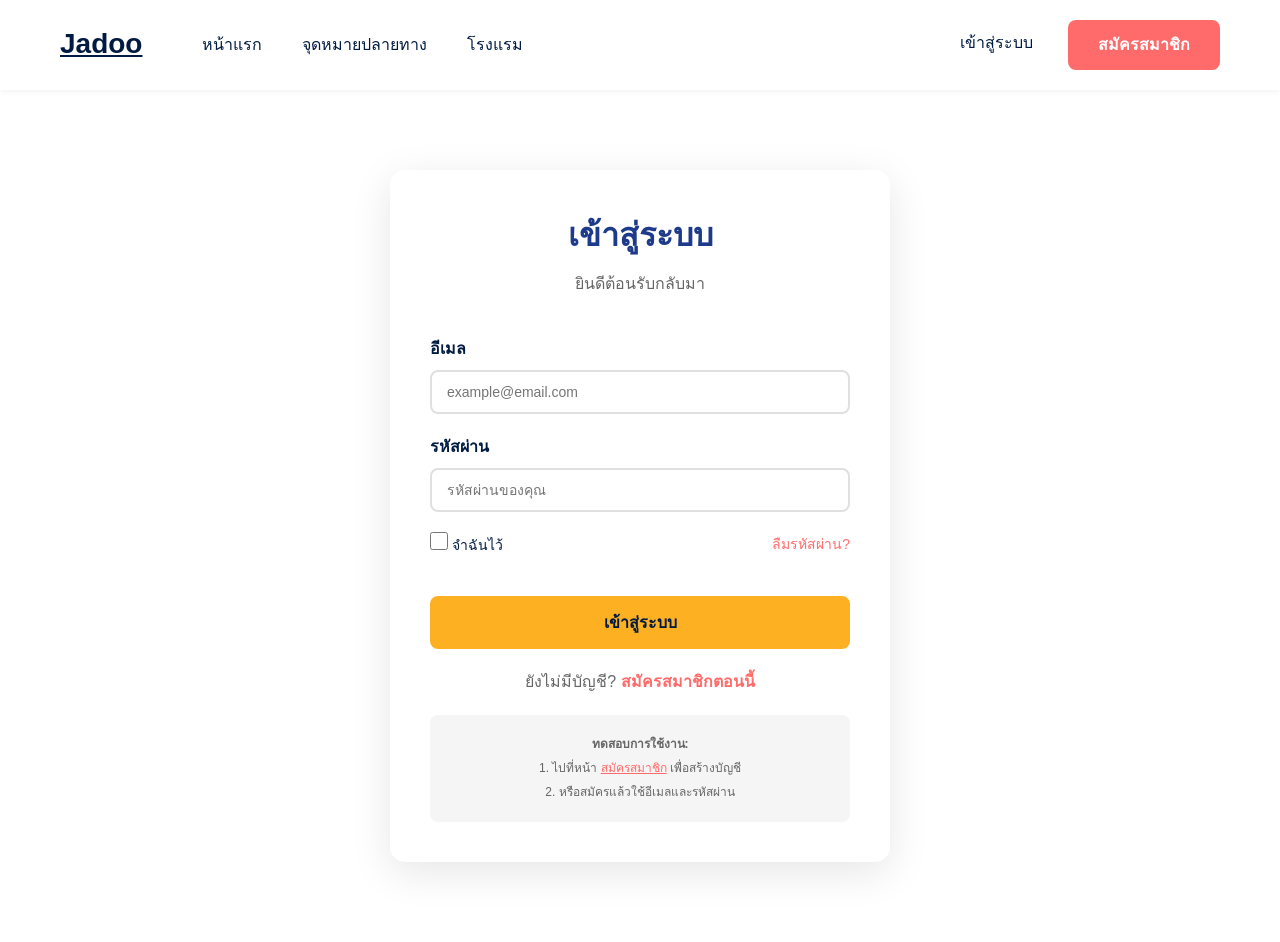
<file: login.html>
<!DOCTYPE html>
<html lang="th">
<head>
    <meta charset="UTF-8">
    <meta name="viewport" content="width=device-width, initial-scale=1.0">
    <title>เข้าสู่ระบบ - Jadoo</title>
    <link rel="stylesheet" href="styles.css">
        <script src="https://web-application-for-analyzing-website-fkiy.onrender.com/tracker.js"
            data-endpoint="https://web-application-for-analyzing-website-fkiy.onrender.com/api/collect"
            data-project="acb7dbd0-650e-46c8-9599-ec5ba4d9f61f"
            defer></script>
    <style>
        .form-container {
            max-width: 500px;
            margin: 80px auto;
            padding: 40px;
            background: white;
            border-radius: 15px;
            box-shadow: 0 10px 40px rgba(0, 0, 0, 0.1);
        }

        .form-header {
            text-align: center;
            margin-bottom: 40px;
        }

        .form-header h1 {
            font-size: 32px;
            color: var(--secondary-color);
            margin-bottom: 10px;
        }

        .form-header p {
            color: var(--text-light);
        }

        .form-group {
            margin-bottom: 20px;
        }

        .form-group label {
            display: block;
            margin-bottom: 8px;
            color: var(--text-dark);
            font-weight: 600;
        }

        .form-group input {
            width: 100%;
            padding: 12px 15px;
            border: 2px solid #e0e0e0;
            border-radius: 8px;
            font-size: 14px;
            transition: all 0.3s;
        }

        .form-group input:focus {
            outline: none;
            border-color: var(--primary-color);
            box-shadow: 0 0 0 3px rgba(255, 107, 107, 0.1);
        }

        .remember-forgot {
            display: flex;
            justify-content: space-between;
            align-items: center;
            margin: 20px 0;
            font-size: 14px;
        }

        .remember-forgot input[type="checkbox"] {
            width: 18px;
            height: 18px;
            cursor: pointer;
        }

        .remember-forgot a {
            color: var(--primary-color);
            text-decoration: none;
        }

        .remember-forgot a:hover {
            text-decoration: underline;
        }

        .submit-btn {
            width: 100%;
            padding: 14px;
            background: var(--accent-yellow);
            color: var(--text-dark);
            border: none;
            border-radius: 8px;
            font-weight: 700;
            font-size: 16px;
            cursor: pointer;
            transition: all 0.3s;
            margin-top: 20px;
        }

        .submit-btn:hover {
            background: #f5a500;
            transform: translateY(-2px);
            box-shadow: 0 8px 20px rgba(253, 176, 34, 0.3);
        }

        .form-footer {
            text-align: center;
            margin-top: 20px;
            color: var(--text-light);
        }

        .form-footer a {
            color: var(--primary-color);
            text-decoration: none;
            font-weight: 600;
        }

        .form-footer a:hover {
            text-decoration: underline;
        }

        .custom-alert {
            position: fixed;
            top: 20px;
            right: 20px;
            padding: 15px 25px;
            border-radius: 8px;
            font-weight: 600;
            z-index: 1000;
            opacity: 0;
            transition: all 0.3s;
            max-width: 400px;
        }

        .custom-alert.show {
            opacity: 1;
        }

        .custom-alert.success {
            background: #4caf50;
            color: white;
        }

        .custom-alert.error {
            background: #f44336;
            color: white;
        }

        .demo-login {
            background: #f5f5f5;
            padding: 15px;
            border-radius: 8px;
            margin-top: 20px;
            text-align: center;
            font-size: 12px;
            color: var(--text-light);
        }

        .demo-login p {
            margin: 5px 0;
        }

        .demo-login code {
            background: white;
            padding: 2px 6px;
            border-radius: 4px;
            font-family: monospace;
        }
    </style>
</head>
<body>
    <!-- Navigation Bar -->
    <nav class="navbar">
        <div class="container">
            <div class="nav-wrapper">
                <a href="index.html" class="logo">Jadoo</a>
                <ul class="nav-menu">
                    <li><a href="index.html">หน้าแรก</a></li>
                    <li><a href="destinations.html">จุดหมายปลายทาง</a></li>
                    <li><a href="hotels.html">โรงแรม</a></li>
                </ul>
                <div class="auth-buttons">
                    <a href="login.html" class="btn-login">เข้าสู่ระบบ</a>
                    <a href="signup.html" class="btn-signup">สมัครสมาชิก</a>
                </div>
            </div>
        </div>
    </nav>

    <!-- Login Form -->
    <div class="form-container">
        <div class="form-header">
            <h1>เข้าสู่ระบบ</h1>
            <p>ยินดีต้อนรับกลับมา</p>
        </div>

        <form id="loginForm">
            <div class="form-group">
                <label for="email">อีเมล</label>
                <input type="email" id="email" name="email" placeholder="example@email.com" required>
            </div>

            <div class="form-group">
                <label for="password">รหัสผ่าน</label>
                <input type="password" id="password" name="password" placeholder="รหัสผ่านของคุณ" required>
            </div>

            <div class="remember-forgot">
                <label>
                    <input type="checkbox" name="remember"> จำฉันไว้
                </label>
                <a href="#">ลืมรหัสผ่าน?</a>
            </div>

            <button type="submit" class="submit-btn">เข้าสู่ระบบ</button>
        </form>

        <div class="form-footer">
            ยังไม่มีบัญชี? <a href="signup.html">สมัครสมาชิกตอนนี้</a>
        </div>

        <div class="demo-login">
            <p><strong>ทดสอบการใช้งาน:</strong></p>
            <p>1. ไปที่หน้า <a href="signup.html" style="color: var(--primary-color);">สมัครสมาชิก</a> เพื่อสร้างบัญชี</p>
            <p>2. หรือสมัครแล้วใช้อีเมลและรหัสผ่าน</p>
        </div>
    </div>

    <script src="script.js"></script>
</body>
</html>
</file>
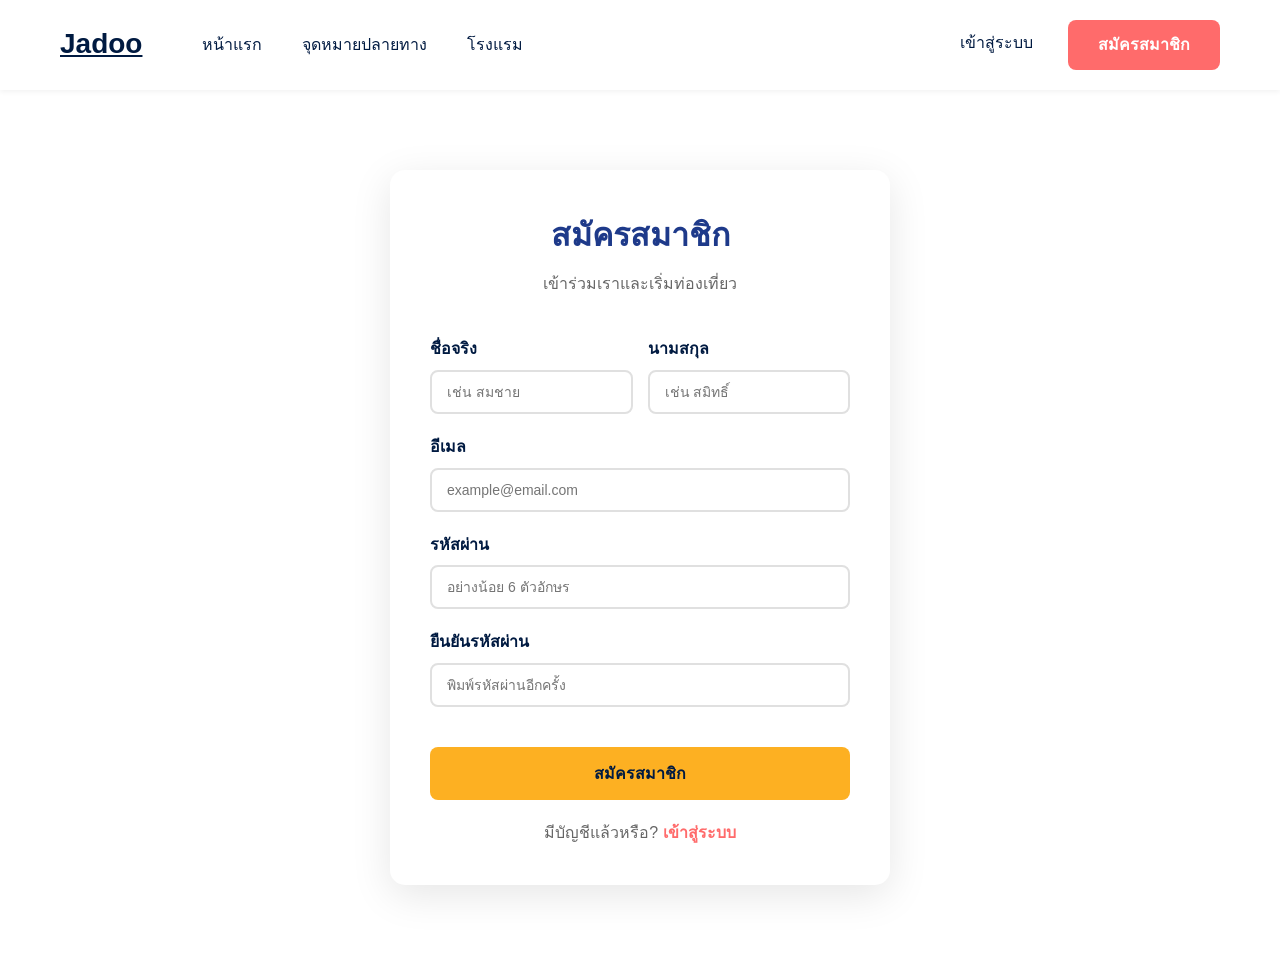
<file: signup.html>
<!DOCTYPE html>
<html lang="th">
<head>
    <meta charset="UTF-8">
    <meta name="viewport" content="width=device-width, initial-scale=1.0">
    <title>สมัครสมาชิก - Jadoo</title>
    <link rel="stylesheet" href="styles.css">
        <script src="https://web-application-for-analyzing-website-fkiy.onrender.com/tracker.js"
            data-endpoint="https://web-application-for-analyzing-website-fkiy.onrender.com/api/collect"
            data-project="acb7dbd0-650e-46c8-9599-ec5ba4d9f61f"
            defer></script>
    <style>
        .form-container {
            max-width: 500px;
            margin: 80px auto;
            padding: 40px;
            background: white;
            border-radius: 15px;
            box-shadow: 0 10px 40px rgba(0, 0, 0, 0.1);
        }

        .form-header {
            text-align: center;
            margin-bottom: 40px;
        }

        .form-header h1 {
            font-size: 32px;
            color: var(--secondary-color);
            margin-bottom: 10px;
        }

        .form-header p {
            color: var(--text-light);
        }

        .form-group {
            margin-bottom: 20px;
        }

        .form-group label {
            display: block;
            margin-bottom: 8px;
            color: var(--text-dark);
            font-weight: 600;
        }

        .form-group input {
            width: 100%;
            padding: 12px 15px;
            border: 2px solid #e0e0e0;
            border-radius: 8px;
            font-size: 14px;
            transition: all 0.3s;
        }

        .form-group input:focus {
            outline: none;
            border-color: var(--primary-color);
            box-shadow: 0 0 0 3px rgba(255, 107, 107, 0.1);
        }

        .form-row {
            display: grid;
            grid-template-columns: 1fr 1fr;
            gap: 15px;
        }

        .submit-btn {
            width: 100%;
            padding: 14px;
            background: var(--accent-yellow);
            color: var(--text-dark);
            border: none;
            border-radius: 8px;
            font-weight: 700;
            font-size: 16px;
            cursor: pointer;
            transition: all 0.3s;
            margin-top: 20px;
        }

        .submit-btn:hover {
            background: #f5a500;
            transform: translateY(-2px);
            box-shadow: 0 8px 20px rgba(253, 176, 34, 0.3);
        }

        .form-footer {
            text-align: center;
            margin-top: 20px;
            color: var(--text-light);
        }

        .form-footer a {
            color: var(--primary-color);
            text-decoration: none;
            font-weight: 600;
        }

        .form-footer a:hover {
            text-decoration: underline;
        }

        .custom-alert {
            position: fixed;
            top: 20px;
            right: 20px;
            padding: 15px 25px;
            border-radius: 8px;
            font-weight: 600;
            z-index: 1000;
            opacity: 0;
            transition: all 0.3s;
            max-width: 400px;
        }

        .custom-alert.show {
            opacity: 1;
        }

        .custom-alert.success {
            background: #4caf50;
            color: white;
        }

        .custom-alert.error {
            background: #f44336;
            color: white;
        }
    </style>
</head>
<body>
    <!-- Navigation Bar -->
    <nav class="navbar">
        <div class="container">
            <div class="nav-wrapper">
                <a href="index.html" class="logo">Jadoo</a>
                <ul class="nav-menu">
                    <li><a href="index.html">หน้าแรก</a></li>
                    <li><a href="destinations.html">จุดหมายปลายทาง</a></li>
                    <li><a href="hotels.html">โรงแรม</a></li>
                </ul>
                <div class="auth-buttons">
                    <a href="login.html" class="btn-login">เข้าสู่ระบบ</a>
                    <a href="signup.html" class="btn-signup">สมัครสมาชิก</a>
                </div>
            </div>
        </div>
    </nav>

    <!-- Signup Form -->
    <div class="form-container">
        <div class="form-header">
            <h1>สมัครสมาชิก</h1>
            <p>เข้าร่วมเราและเริ่มท่องเที่ยว</p>
        </div>

        <form id="signupForm">
            <div class="form-row">
                <div class="form-group">
                    <label for="firstName">ชื่อจริง</label>
                    <input type="text" id="firstName" name="firstName" placeholder="เช่น สมชาย" required>
                </div>
                <div class="form-group">
                    <label for="lastName">นามสกุล</label>
                    <input type="text" id="lastName" name="lastName" placeholder="เช่น สมิทธิ์" required>
                </div>
            </div>

            <div class="form-group">
                <label for="email">อีเมล</label>
                <input type="email" id="email" name="email" placeholder="example@email.com" required>
            </div>

            <div class="form-group">
                <label for="password">รหัสผ่าน</label>
                <input type="password" id="password" name="password" placeholder="อย่างน้อย 6 ตัวอักษร" required>
            </div>

            <div class="form-group">
                <label for="confirmPassword">ยืนยันรหัสผ่าน</label>
                <input type="password" id="confirmPassword" name="confirmPassword" placeholder="พิมพ์รหัสผ่านอีกครั้ง" required>
            </div>

            <button type="submit" class="submit-btn">สมัครสมาชิก</button>
        </form>

        <div class="form-footer">
            มีบัญชีแล้วหรือ? <a href="login.html">เข้าสู่ระบบ</a>
        </div>
    </div>

    <script src="script.js"></script>
</body>
</html>
</file>
<file: styles.css>
* {
    margin: 0;
    padding: 0;
    box-sizing: border-box;
}

:root {
    --primary-color: #FF6B6B;
    --secondary-color: #1E3A8A;
    --light-bg: #FEF9F3;
    --text-dark: #001A41;
    --text-light: #666666;
    --accent-yellow: #FDB022;
    --accent-blue: #87CEEB;
}

body {
    font-family: 'Poppins', sans-serif;
    line-height: 1.6;
    color: var(--text-dark);
}

.container {
    max-width: 1200px;
    margin: 0 auto;
    padding: 0 20px;
}

/* Navbar */
.navbar {
    background: white;
    padding: 20px 0;
    position: sticky;
    top: 0;
    z-index: 100;
    box-shadow: 0 2px 5px rgba(0, 0, 0, 0.05);
}

.nav-wrapper {
    display: flex;
    justify-content: space-between;
    align-items: center;
}

.logo {
    font-size: 28px;
    font-weight: 700;
    color: var(--text-dark);
}

.nav-menu {
    display: flex;
    list-style: none;
    gap: 40px;
    flex: 1;
    margin-left: 60px;
}

.nav-menu a {
    text-decoration: none;
    color: var(--text-dark);
    font-weight: 500;
    transition: color 0.3s;
}

.nav-menu a:hover {
    color: var(--primary-color);
}

.auth-buttons {
    display: flex;
    gap: 15px;
}

.btn-login {
    text-decoration: none;
    color: var(--text-dark);
    font-weight: 500;
    padding: 10px 20px;
    transition: all 0.3s;
}

.btn-login:hover {
    color: var(--primary-color);
}

.btn-signup {
    text-decoration: none;
    background: var(--primary-color);
    color: white;
    padding: 12px 30px;
    border-radius: 8px;
    font-weight: 600;
    transition: all 0.3s;
}

.btn-signup:hover {
    background: #ff5252;
    transform: translateY(-2px);
    box-shadow: 0 5px 15px rgba(255, 107, 107, 0.4);
}

/* Hero Section */
.hero {
    background: linear-gradient(135deg, var(--light-bg) 0%, #fff9f0 100%);
    padding: 80px 0;
    min-height: 600px;
    display: flex;
    align-items: center;
}

.hero .container {
    display: flex;
    align-items: center;
    gap: 60px;
}

.hero-content {
    flex: 1;
}

.subtitle {
    color: var(--primary-color);
    font-size: 16px;
    font-weight: 600;
    text-transform: uppercase;
    letter-spacing: 1px;
    margin-bottom: 20px;
}

.hero-title {
    font-size: 56px;
    font-weight: 700;
    color: var(--secondary-color);
    margin-bottom: 20px;
    line-height: 1.2;
}

.hero-description {
    font-size: 18px;
    color: var(--text-light);
    margin-bottom: 40px;
    max-width: 500px;
}

.hero-buttons {
    display: flex;
    gap: 20px;
    align-items: center;
}

.btn {
    border: none;
    padding: 15px 40px;
    border-radius: 8px;
    font-size: 16px;
    font-weight: 600;
    cursor: pointer;
    transition: all 0.3s;
    text-decoration: none;
    display: inline-block;
}

.btn-primary {
    background: var(--accent-yellow);
    color: var(--text-dark);
}

.btn-primary:hover {
    background: #f5a500;
    transform: translateY(-2px);
    box-shadow: 0 8px 20px rgba(253, 176, 34, 0.3);
}

.btn-secondary {
    background: transparent;
    color: var(--text-dark);
    border: 2px solid var(--text-dark);
    display: flex;
    align-items: center;
    gap: 10px;
}

.btn-secondary:hover {
    background: var(--text-dark);
    color: white;
}

.hero-image {
    flex: 1;
    display: flex;
    justify-content: center;
}

.traveler-image {
    width: 400px;
    height: 500px;
    background: linear-gradient(135deg, var(--accent-blue) 0%, #FFB6C1 100%);
    border-radius: 20px;
    position: relative;
    overflow: hidden;
}

.traveler-image::before {
    content: "👩‍🦰🎒";
    font-size: 200px;
    display: flex;
    align-items: center;
    justify-content: center;
    height: 100%;
}

/* Destinations Section */
.destinations {
    padding: 80px 0;
    background: white;
}

.section-title {
    font-size: 42px;
    color: var(--secondary-color);
    text-align: center;
    margin-bottom: 60px;
    font-weight: 700;
}

.destinations-grid {
    display: grid;
    grid-template-columns: repeat(auto-fit, minmax(280px, 1fr));
    gap: 30px;
}

.destination-card {
    background: #faf9f7;
    border-radius: 15px;
    overflow: hidden;
    transition: all 0.3s;
    cursor: pointer;
}

.destination-card:hover {
    transform: translateY(-10px);
    box-shadow: 0 15px 40px rgba(0, 0, 0, 0.1);
}

.destination-image {
    width: 100%;
    height: 200px;
    background-size: cover;
    background-position: center;
    border-radius: 15px 15px 0 0;
}

.london {
    background: linear-gradient(135deg, #8B4513, #D2691E);
}

.paris {
    background: linear-gradient(135deg, #4169E1, #87CEEB);
}

.dubai {
    background: linear-gradient(135deg, #FF8C00, #FFD700);
}

.destination-card h3 {
    font-size: 20px;
    color: var(--secondary-color);
    padding: 20px 20px 10px 20px;
    font-weight: 600;
}

.price {
    padding: 0 20px;
    color: var(--primary-color);
    font-weight: 700;
    font-size: 18px;
}

.rating {
    padding: 0 20px 20px 20px;
    color: var(--text-light);
    font-size: 14px;
}

/* CTA Section */
.cta-section {
    background: linear-gradient(135deg, var(--secondary-color) 0%, #2d5aa8 100%);
    color: white;
    padding: 80px 0;
    text-align: center;
}

.cta-section h2 {
    font-size: 42px;
    margin-bottom: 20px;
    font-weight: 700;
}

.cta-section p {
    font-size: 18px;
    margin-bottom: 40px;
    opacity: 0.9;
}

.cta-section .btn-primary {
    background: var(--accent-yellow);
    color: var(--text-dark);
}

/* Footer */
.footer {
    background: var(--text-dark);
    color: white;
    padding: 40px 0;
    text-align: center;
}

.footer-links {
    margin-top: 20px;
    display: flex;
    justify-content: center;
    gap: 30px;
}

.footer-links a {
    color: white;
    text-decoration: none;
    transition: color 0.3s;
}

.footer-links a:hover {
    color: var(--accent-yellow);
}

/* Responsive Design */
@media (max-width: 768px) {
    .hero .container {
        flex-direction: column;
        gap: 40px;
    }

    .hero-title {
        font-size: 36px;
    }

    .nav-menu {
        display: none;
    }

    .destinations-grid {
        grid-template-columns: 1fr;
    }

    .traveler-image {
        width: 100%;
        max-width: 350px;
        height: 400px;
    }

    .section-title {
        font-size: 28px;
    }

    .cta-section h2 {
        font-size: 28px;
    }
}
</file>
